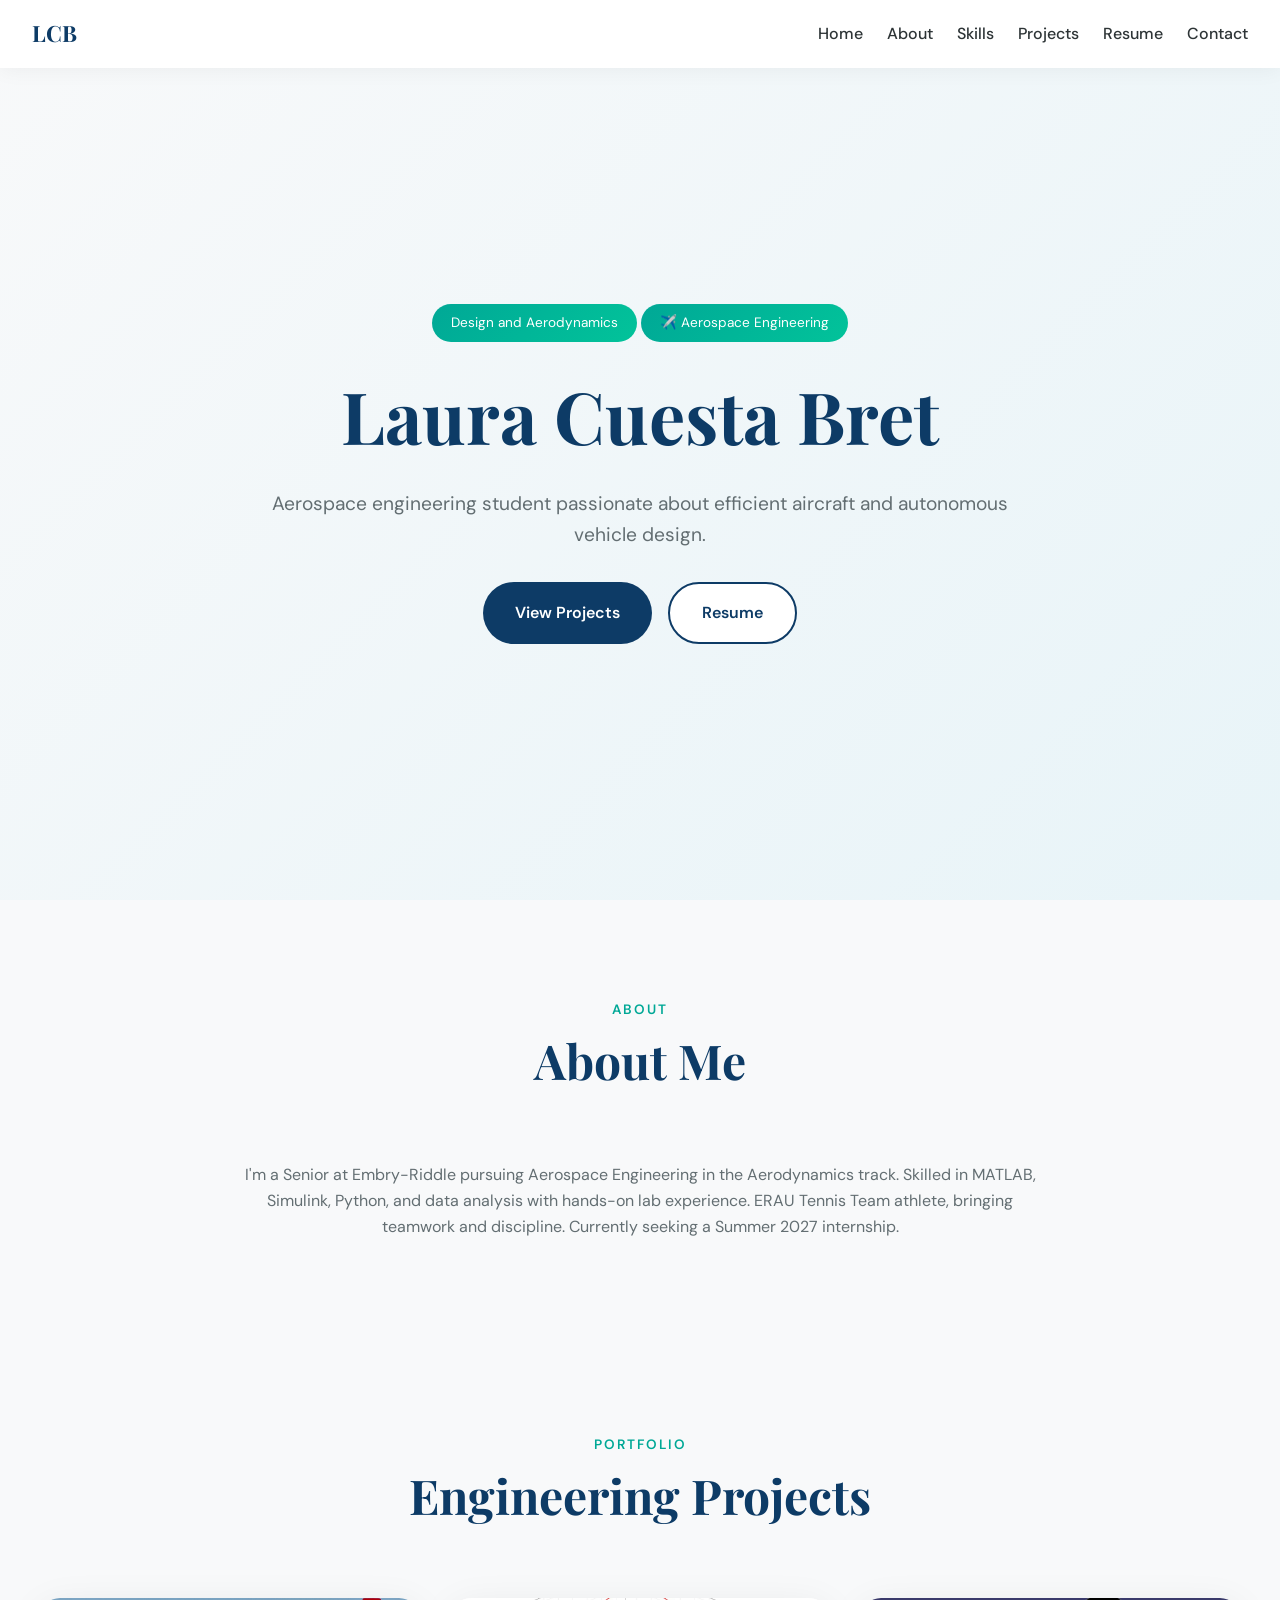
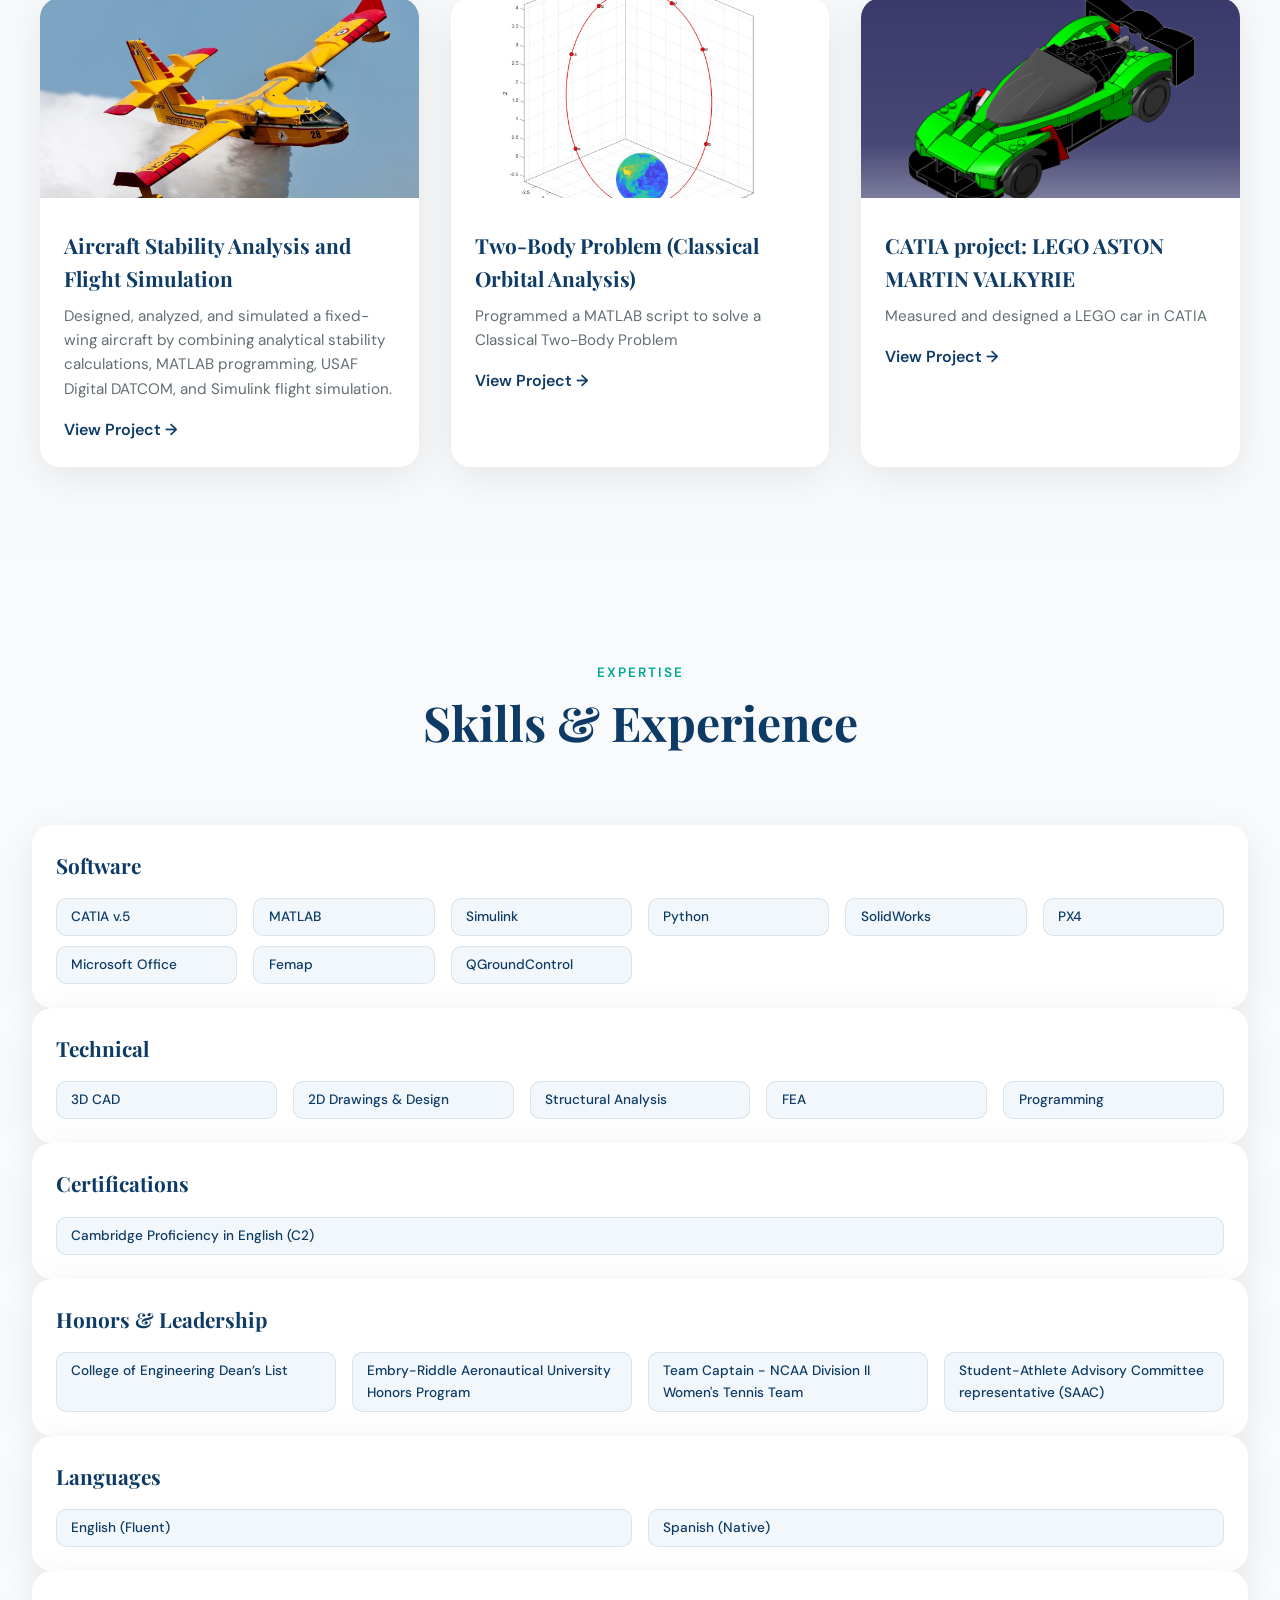
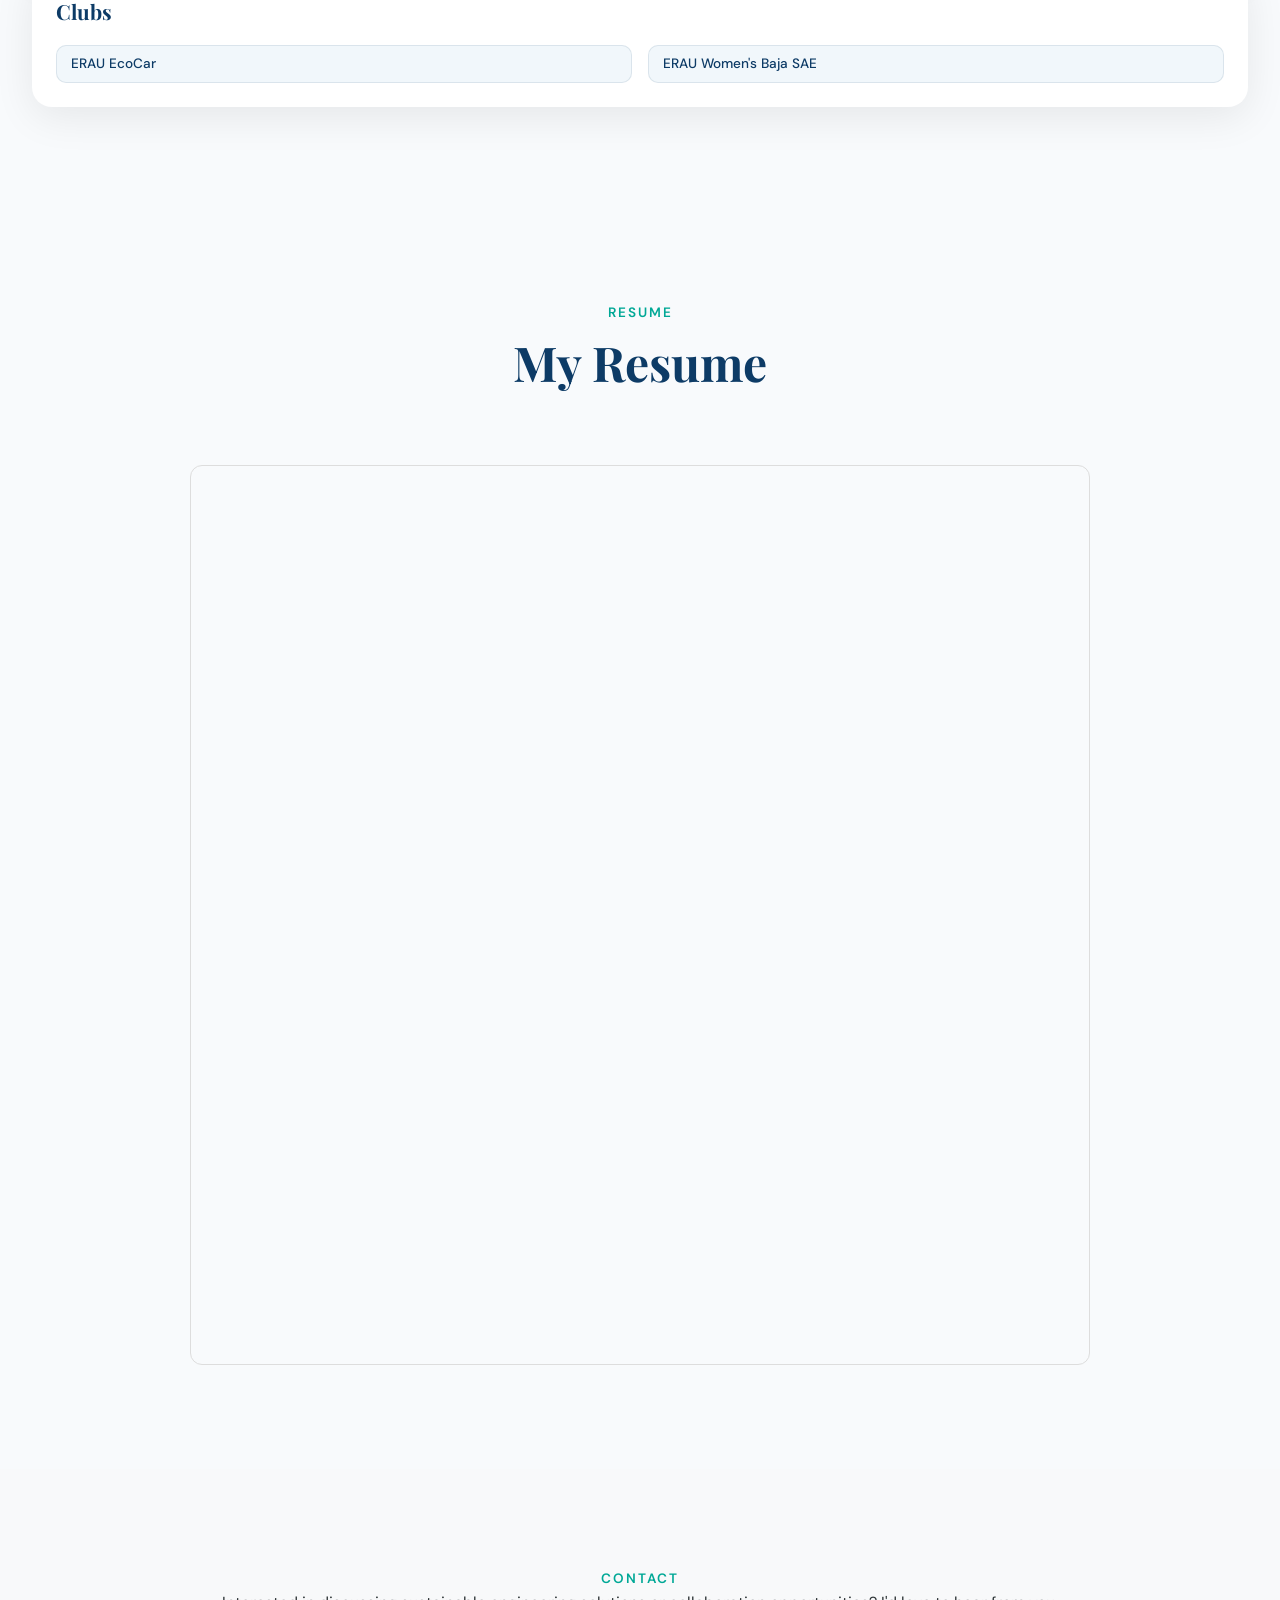
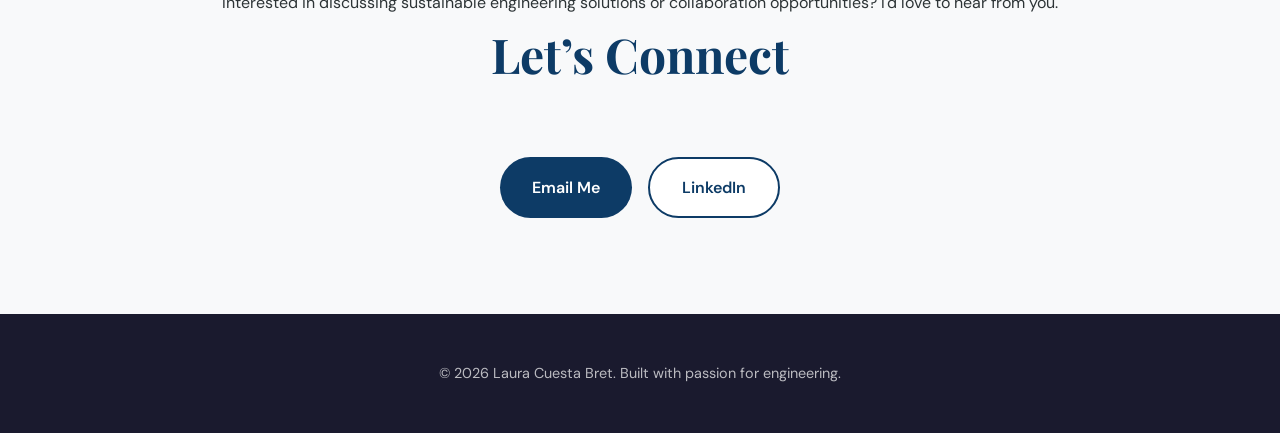
<file: index.html>
<!DOCTYPE html>
<html lang="en">
<head>
  <meta charset="UTF-8">
  <meta name="viewport" content="width=device-width, initial-scale=1.0">
  <title>Laura Cuesta Bret | Aerospace Engineer</title>

  <!-- Fonts -->
  <link href="https://fonts.googleapis.com/css2?family=DM+Sans:wght@400;500;700&family=Playfair+Display:wght@600;700&display=swap" rel="stylesheet">

  <style>
    :root {
      --primary: #0d3b66;
      --accent: #00a896;
      --accent-light: #02c39a;
      --dark: #1a1a2e;
      --light: #f8f9fa;
      --card-bg: #ffffff;
      --text: #2d3436;
      --text-muted: #636e72;
    }

    * {
      margin: 0;
      padding: 0;
      box-sizing: border-box;
    }

    html {
      scroll-behavior: smooth;
    }

    body {
      font-family: 'DM Sans', sans-serif;
      background: var(--light);
      color: var(--text);
      line-height: 1.6;
    }

    /* NAV */
    nav {
      position: fixed;
      top: 0;
      width: 100%;
      padding: 1rem 2rem;
      background: rgba(255,255,255,0.95);
      backdrop-filter: blur(10px);
      display: flex;
      justify-content: space-between;
      align-items: center;
      z-index: 1000;
      box-shadow: 0 2px 20px rgba(0,0,0,0.05);
    }

    .nav-logo {
      font-family: 'Playfair Display', serif;
      font-size: 1.4rem;
      font-weight: 700;
      color: var(--primary);
      text-decoration: none;
    }

    .nav-links {
      list-style: none;
      display: flex;
      gap: 1.5rem;
    }

    .nav-links a {
      text-decoration: none;
      color: var(--text);
      font-weight: 500;
      position: relative;
    }

    .nav-links a::after {
      content: '';
      position: absolute;
      bottom: -4px;
      left: 0;
      width: 0;
      height: 2px;
      background: linear-gradient(90deg, var(--accent), var(--accent-light));
      transition: width 0.3s ease;
    }

    .nav-links a:hover::after {
      width: 100%;
    }

    /* HERO */
    #home {
      min-height: 100vh;
      display: flex;
      align-items: center;
      justify-content: center;
      padding: 7rem 2rem 4rem;
      background: linear-gradient(135deg, #f8f9fa, #e8f4f8);
      text-align: center;
    }

    .hero-content {
      max-width: 800px;
      animation: fadeInUp 1s ease;
    }

    @keyframes fadeInUp {
      from { opacity: 0; transform: translateY(40px); }
      to { opacity: 1; transform: translateY(0); }
    }

    .hero-badge {
      display: inline-block;
      background: linear-gradient(135deg, var(--accent), var(--accent-light));
      color: white;
      padding: 0.5rem 1.2rem;
      border-radius: 999px;
      font-size: 0.85rem;
      margin-bottom: 1rem;
    }

    .hero-title {
      font-family: 'Playfair Display', serif;
      font-size: clamp(2.5rem, 6vw, 4.5rem);
      color: var(--primary);
      margin-bottom: 1rem;
    }

    .hero-subtitle {
      font-size: 1.2rem;
      color: var(--text-muted);
      margin-bottom: 2rem;
    }

    .hero-cta {
      display: flex;
      gap: 1rem;
      justify-content: center;
      flex-wrap: wrap;
    }

    .btn {
      padding: 1rem 2rem;
      border-radius: 999px;
      text-decoration: none;
      font-weight: 600;
      transition: all 0.3s ease;
      display: inline-flex;
      align-items: center;
      justify-content: center;
    }

    .btn-primary {
      background: var(--primary);
      color: white;
    }

    .btn-secondary {
      border: 2px solid var(--primary);
      color: var(--primary);
      background: white;
    }

    .btn-primary:hover,
    .btn-secondary:hover {
      transform: translateY(-3px);
    }

    /* SECTIONS */
    section {
      padding: 6rem 2rem;
    }

    .section-header {
      text-align: center;
      margin-bottom: 4rem;
    }

    .section-label {
      color: var(--accent);
      font-weight: 600;
      font-size: 0.85rem;
      letter-spacing: 2px;
      text-transform: uppercase;
    }

    .section-title {
      font-family: 'Playfair Display', serif;
      font-size: clamp(2rem, 4vw, 3rem);
      color: var(--primary);
    }

    /* PROJECTS */
    .projects-grid {
      display: grid;
      grid-template-columns: repeat(auto-fit, minmax(320px, 1fr));
      gap: 2rem;
      max-width: 1200px;
      margin: 0 auto;
    }

    .project-card {
      background: white;
      border-radius: 20px;
      overflow: hidden;
      box-shadow: 0 10px 40px rgba(0,0,0,0.08);
      transition: transform 0.4s ease;
    }

    .project-card:hover {
      transform: translateY(-8px);
    }

    .project-thumb img {
      width: 100%;
      height: 200px;
      object-fit: cover;
    }

    .project-content {
      padding: 1.5rem;
    }

    .project-title {
      font-family: 'Playfair Display', serif;
      font-size: 1.3rem;
      color: var(--primary);
      margin-bottom: 0.5rem;
    }

    .project-description {
      color: var(--text-muted);
      font-size: 0.95rem;
      margin-bottom: 1rem;
    }

    .project-link {
      color: var(--primary);
      font-weight: 600;
      text-decoration: none;
    }

        /* SKILLS TAGS FIX */
    .skill-tags {
      display: grid;
      grid-template-columns: repeat(auto-fit, minmax(160px, 1fr));
      gap: 0.6rem 1rem;
      margin-top: 1rem;
    }

    .skill-tags span {
      padding: 0.45rem 0.9rem;
      background: #f1f7fb;
      border-radius: 10px;
      font-size: 0.85rem;
      font-weight: 500;
      color: #0d3b66;
      border: 1px solid rgba(13,59,102,0.1);
    }

    
    /* FOOTER */
    footer {
      background: var(--dark);
      color: white;
      text-align: center;
      padding: 3rem 2rem;
    }

    footer p {
      opacity: 0.7;
      font-size: 0.9rem;
    }

    @media (max-width: 768px) {
      .nav-links {
        gap: 1rem;
      }
    }
  </style>
</head>

<body>

<!-- NAV -->
<nav>
  <a href="#home" class="nav-logo">LCB</a>
  <ul class="nav-links">
    <li><a href="#home">Home</a></li>
    <li><a href="#about">About</a></li>
    <li><a href="#skills">Skills</a></li>
    <li><a href="#projects">Projects</a></li>
    <li><a href="#resume">Resume</a></li>
    <li><a href="#contact">Contact</a></li>
  </ul>
</nav>

<!-- HERO -->
<section id="home">
  <div class="hero-content">
    <span class="hero-badge">Design and Aerodynamics</span>
    <span class="hero-badge">✈️ Aerospace Engineering</span>
    <h1 class="hero-title">Laura Cuesta Bret</h1>
    <p class="hero-subtitle">
      Aerospace engineering student passionate about efficient aircraft and autonomous vehicle design.
    </p>
    <div class="hero-cta">
      <a href="#projects" class="btn btn-primary">View Projects</a>
      <a href="RESUME - LAURA CUESTA.pdf" target="_blank" class="btn btn-secondary">Resume</a>
    </div>
  </div>
</section>

<!-- ABOUT -->
<section id="about">
  <div class="section-header">
    <span class="section-label">About</span>
    <h2 class="section-title">About Me</h2>
  </div>
  <p style="max-width:800px;margin:0 auto;text-align:center;color:var(--text-muted)">
    I'm a Senior at Embry-Riddle pursuing Aerospace Engineering in the Aerodynamics track.
    Skilled in MATLAB, Simulink, Python, and data analysis with hands-on lab experience. 
    ERAU Tennis Team athlete, bringing teamwork and discipline. Currently seeking a Summer 2027 internship.
  </p>
</section>

<!-- PROJECTS -->
<section id="projects">
  <div class="section-header">
    <span class="section-label">Portfolio</span>
    <h2 class="section-title">Engineering Projects</h2>
  </div>

  <div class="projects-grid">

    <div class="project-card">
  <div class="project-thumb">
    <img src="CL-415.jpg" alt="CL-415 Canadair">
  </div>

  <div class="project-content">
    <h3 class="project-title">Aircraft Stability Analysis and Flight Simulation</h3>

    <p class="project-description">
      Designed, analyzed, and simulated a fixed-wing aircraft by combining analytical stability calculations, MATLAB programming, USAF Digital DATCOM, and Simulink flight simulation.
    </p>

    <a href="stability-project.html" class="project-link">
      View Project →
    </a>

  </div>
</div>

    <div class="project-card">
  <div class="project-thumb">
    <img src="Two-Body-Problem.jpg" alt="Two-Body Problem">
  </div>

  <div class="project-content">
    <h3 class="project-title">Two-Body Problem (Classical Orbital Analysis)</h3>

    <p class="project-description">
      Programmed a MATLAB script to solve a Classical Two-Body Problem
    </p>

    <a href="Two-Body Problem.html" class="project-link">
      View Project →
    </a>

  </div>
</div>

    <div class="project-card">
  <div class="project-thumb">
    <img src="LEGO ASTON MARTIN VALKYRIE.png" alt="LEGO ASTON MARTIN VALKYRIE">
  </div>

  <div class="project-content">
    <h3 class="project-title">CATIA project: LEGO ASTON MARTIN VALKYRIE</h3>

    <p class="project-description">
      Measured and designed a LEGO car in CATIA
    </p>

    <a href="LEGO ASTON MARTIN VALKYRIE.html" class="project-link">
      View Project →
    </a>

  </div>
</div>

    
  </div>
</section>
  
<!-- SKILLS -->
<section id="skills" style="background:#f8fafc">
  <div class="section-header">
    <span class="section-label">Expertise</span>
    <h2 class="section-title">Skills & Experience</h2>
  </div>

  <div class="project-card">
    <div class="project-content">
      <h3 class="project-title">Software</h3>
      <div class="skill-tags">
        <span>CATIA v.5</span>
        <span>MATLAB</span>
        <span>Simulink</span>
        <span>Python</span>
        <span>SolidWorks</span>
        <span>PX4</span>
        <span>Microsoft Office</span>
        <span>Femap</span>
        <span>QGroundControl</span>
      </div>
    </div>
  </div>

  <div class="project-card">
    <div class="project-content">
      <h3 class="project-title">Technical</h3>
      <div class="skill-tags">
        <span>3D CAD</span>
        <span>2D Drawings & Design</span>
        <span>Structural Analysis</span>
        <span>FEA</span>
        <span>Programming</span>
      </div>
    </div>
  </div>

  <div class="project-card">
    <div class="project-content">
      <h3 class="project-title">Certifications</h3>
      <div class="skill-tags">
        <span>Cambridge Proficiency in English (C2)</span>
      </div>
    </div>
  </div>

  <div class="project-card">
    <div class="project-content">
      <h3 class="project-title">Honors & Leadership</h3>
      <div class="skill-tags">
        <span>College of Engineering Dean’s List</span>
        <span>Embry-Riddle Aeronautical University Honors Program</span>
        <span>Team Captain - NCAA Division II Women's Tennis Team</span>
        <span>Student-Athlete Advisory Committee representative (SAAC)</span>
      </div>
    </div>
  </div>

  <div class="project-card">
    <div class="project-content">
      <h3 class="project-title">Languages</h3>
      <div class="skill-tags">
        <span>English (Fluent)</span>
        <span>Spanish (Native)</span>
      </div>
    </div>
  </div>

  <div class="project-card">
    <div class="project-content">
      <h3 class="project-title">Clubs</h3>
      <div class="skill-tags">
        <span>ERAU EcoCar </span>
        <span>ERAU Women's Baja SAE</span>
      </div>
    </div>
  </div>
</section>


<!-- RESUME -->
<section id="resume" style="background:#f8fafc">
  <div class="section-header">
    <span class="section-label">Resume</span>
    <h2 class="section-title">My Resume</h2>
  </div>

  <div style="max-width:900px;margin:0 auto">
    <iframe src="RESUME - LAURA CUESTA.pdf" width="100%" height="900" style="border-radius:12px;border:1px solid #ddd"></iframe>
  </div>
</section>

<!-- CONTACT -->
<section id="contact">
  <div class="section-header">
    <span class="section-label">Contact</span>
     <p class="footer-text">Interested in discussing sustainable engineering solutions or collaboration opportunities? I'd love to hear from you.</p>
    <h2 class="section-title">Let’s Connect</h2>
  </div>

  <div class="hero-cta">
    <a href="mailto:lauracb021@gmail.com" class="btn btn-primary">Email Me</a>
    <a href="https://linkedin.com/in/laura-cuesta-bret-098899293" target="_blank" class="btn btn-secondary">LinkedIn</a>
  </div>
</section>

 <footer>
        <div class="footer-content">
            <div class="footer-divider"></div>
            <p class="footer-copy">©️ 2026 Laura Cuesta Bret. Built with passion for engineering.</p>
        </div>
    </footer>


</body>
</html>
</file>
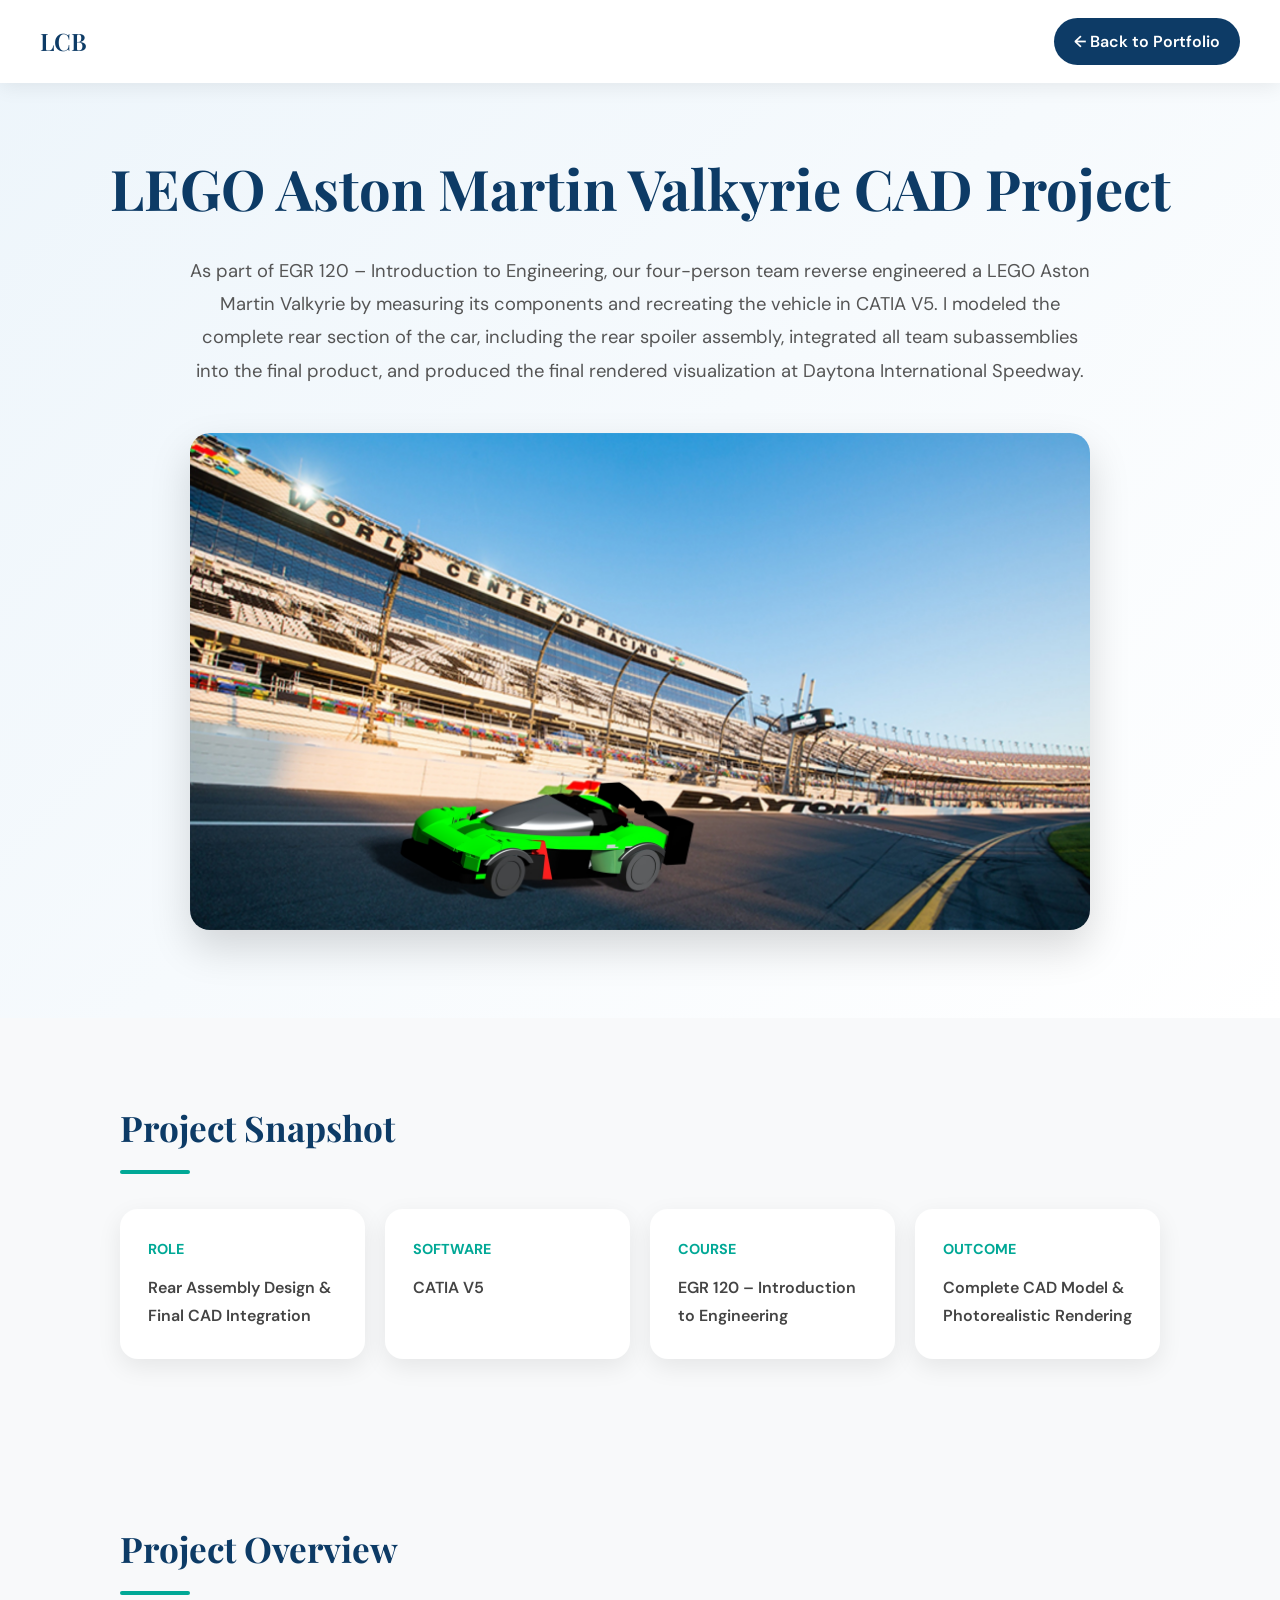
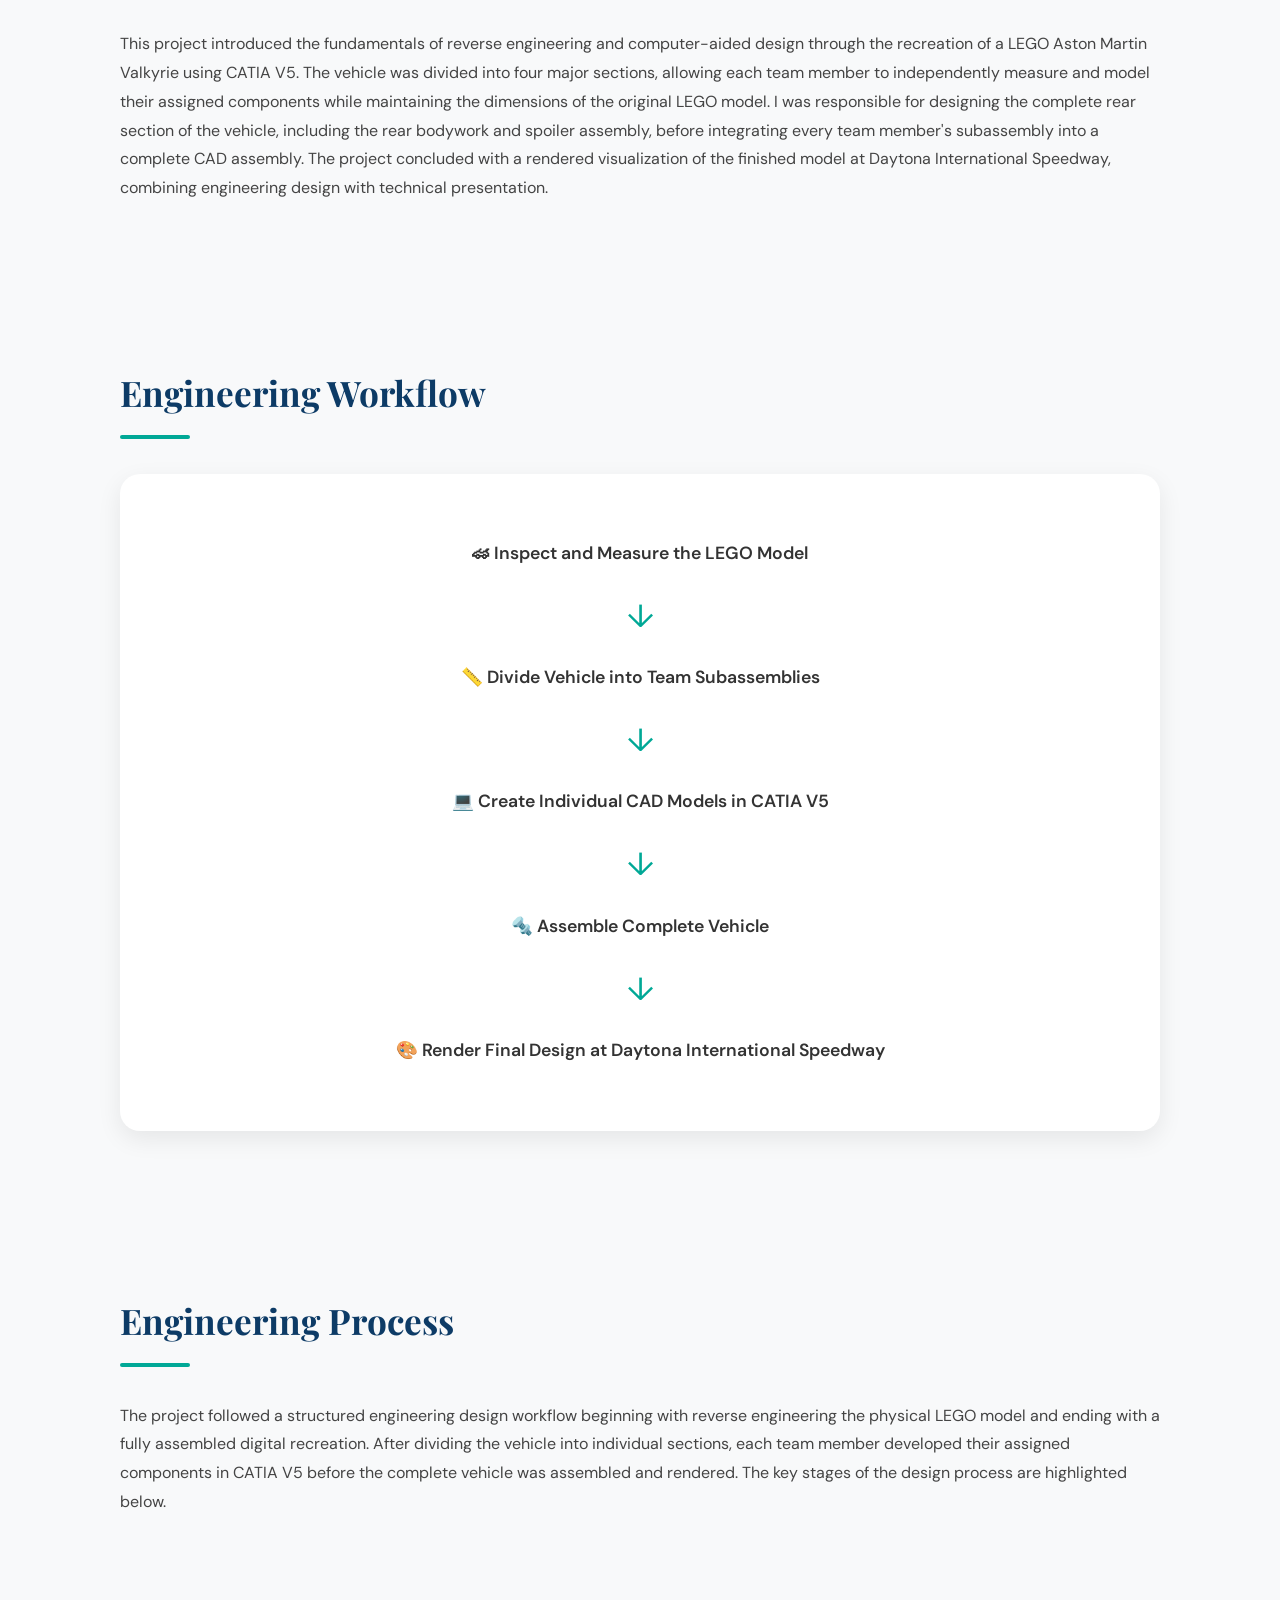
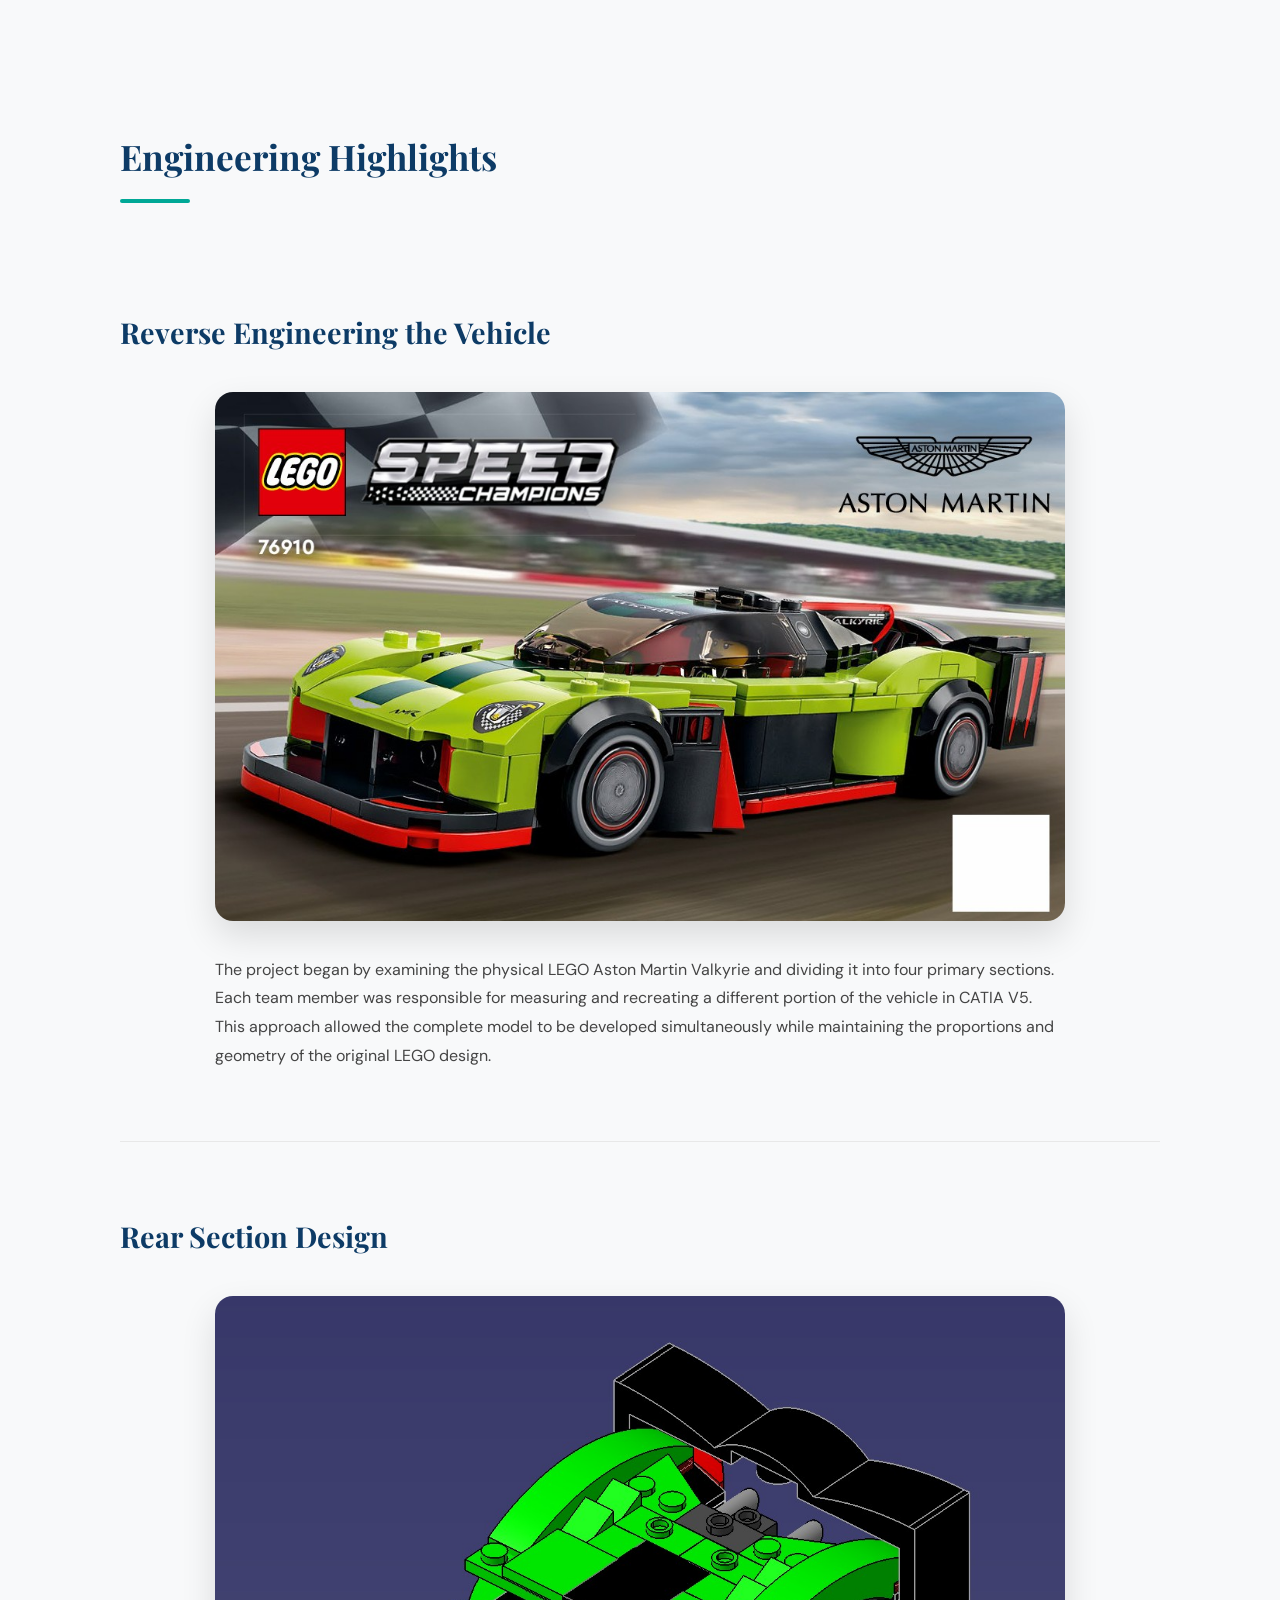
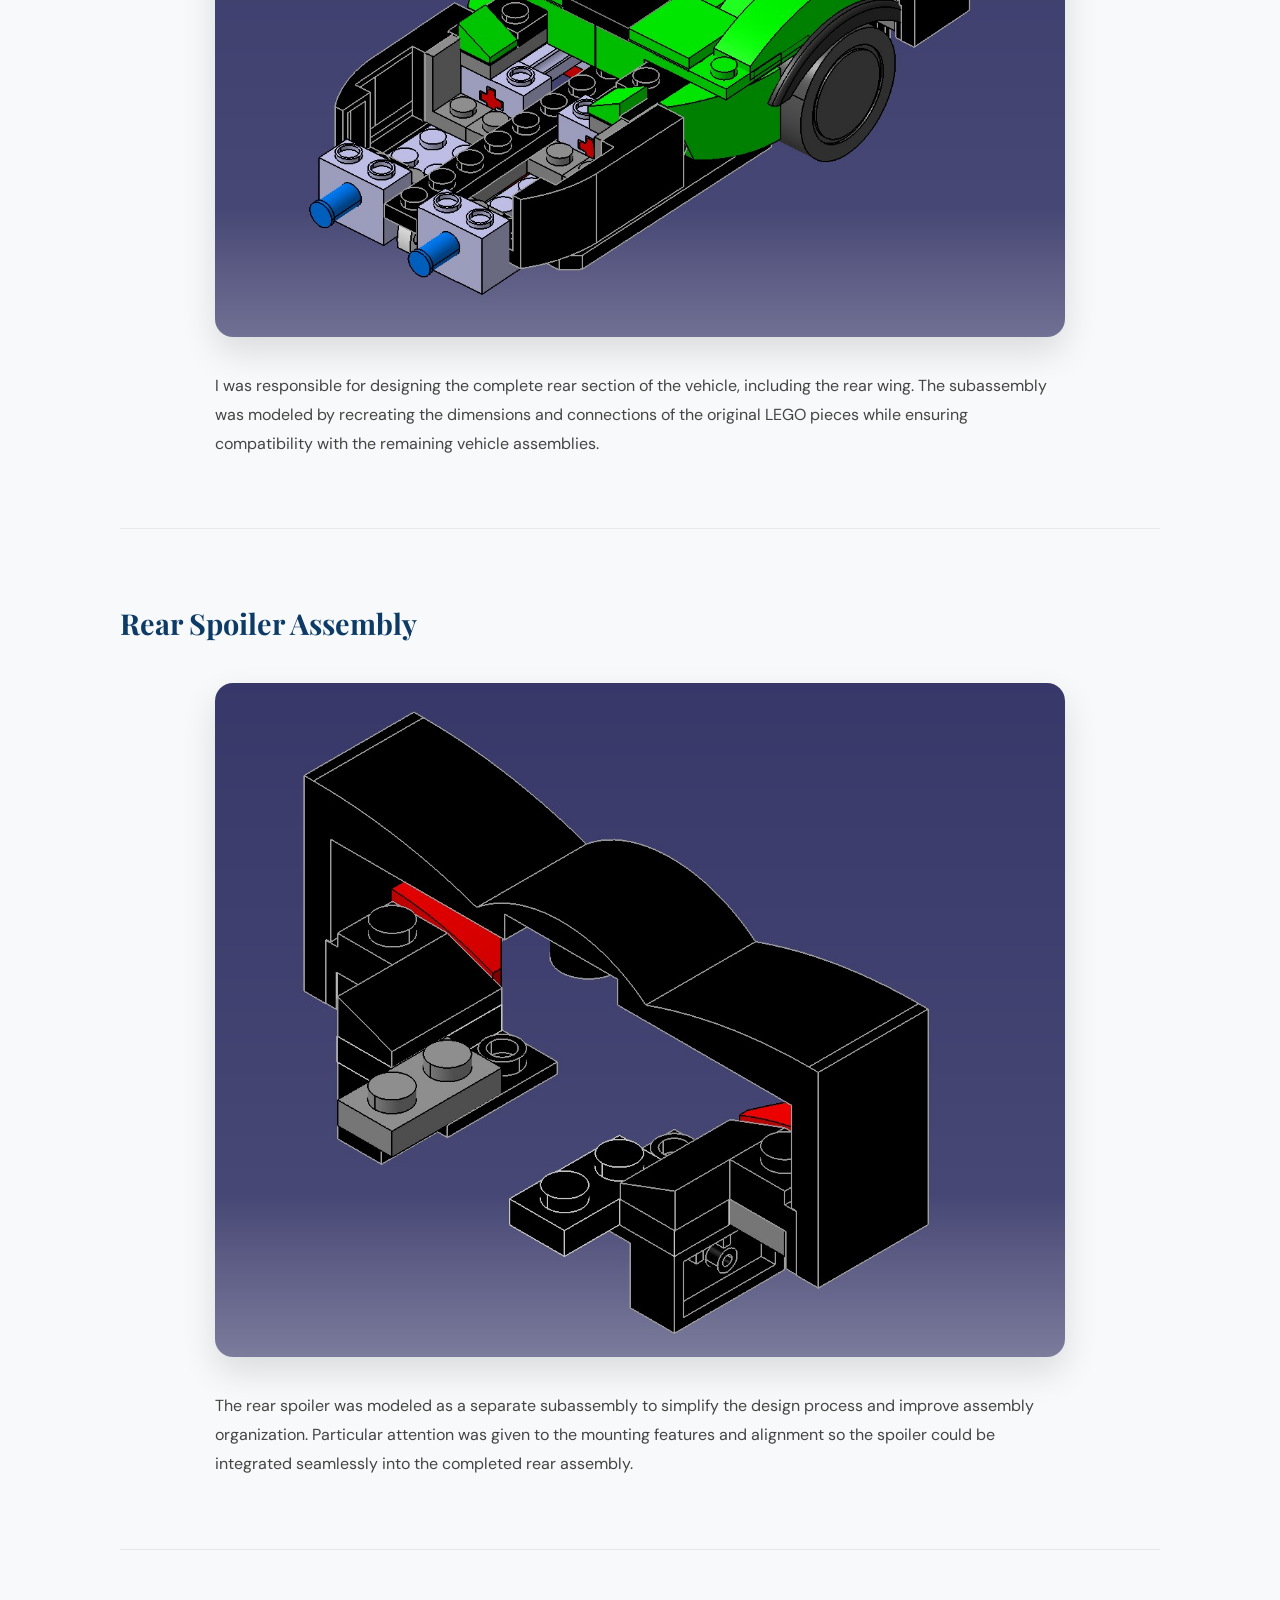
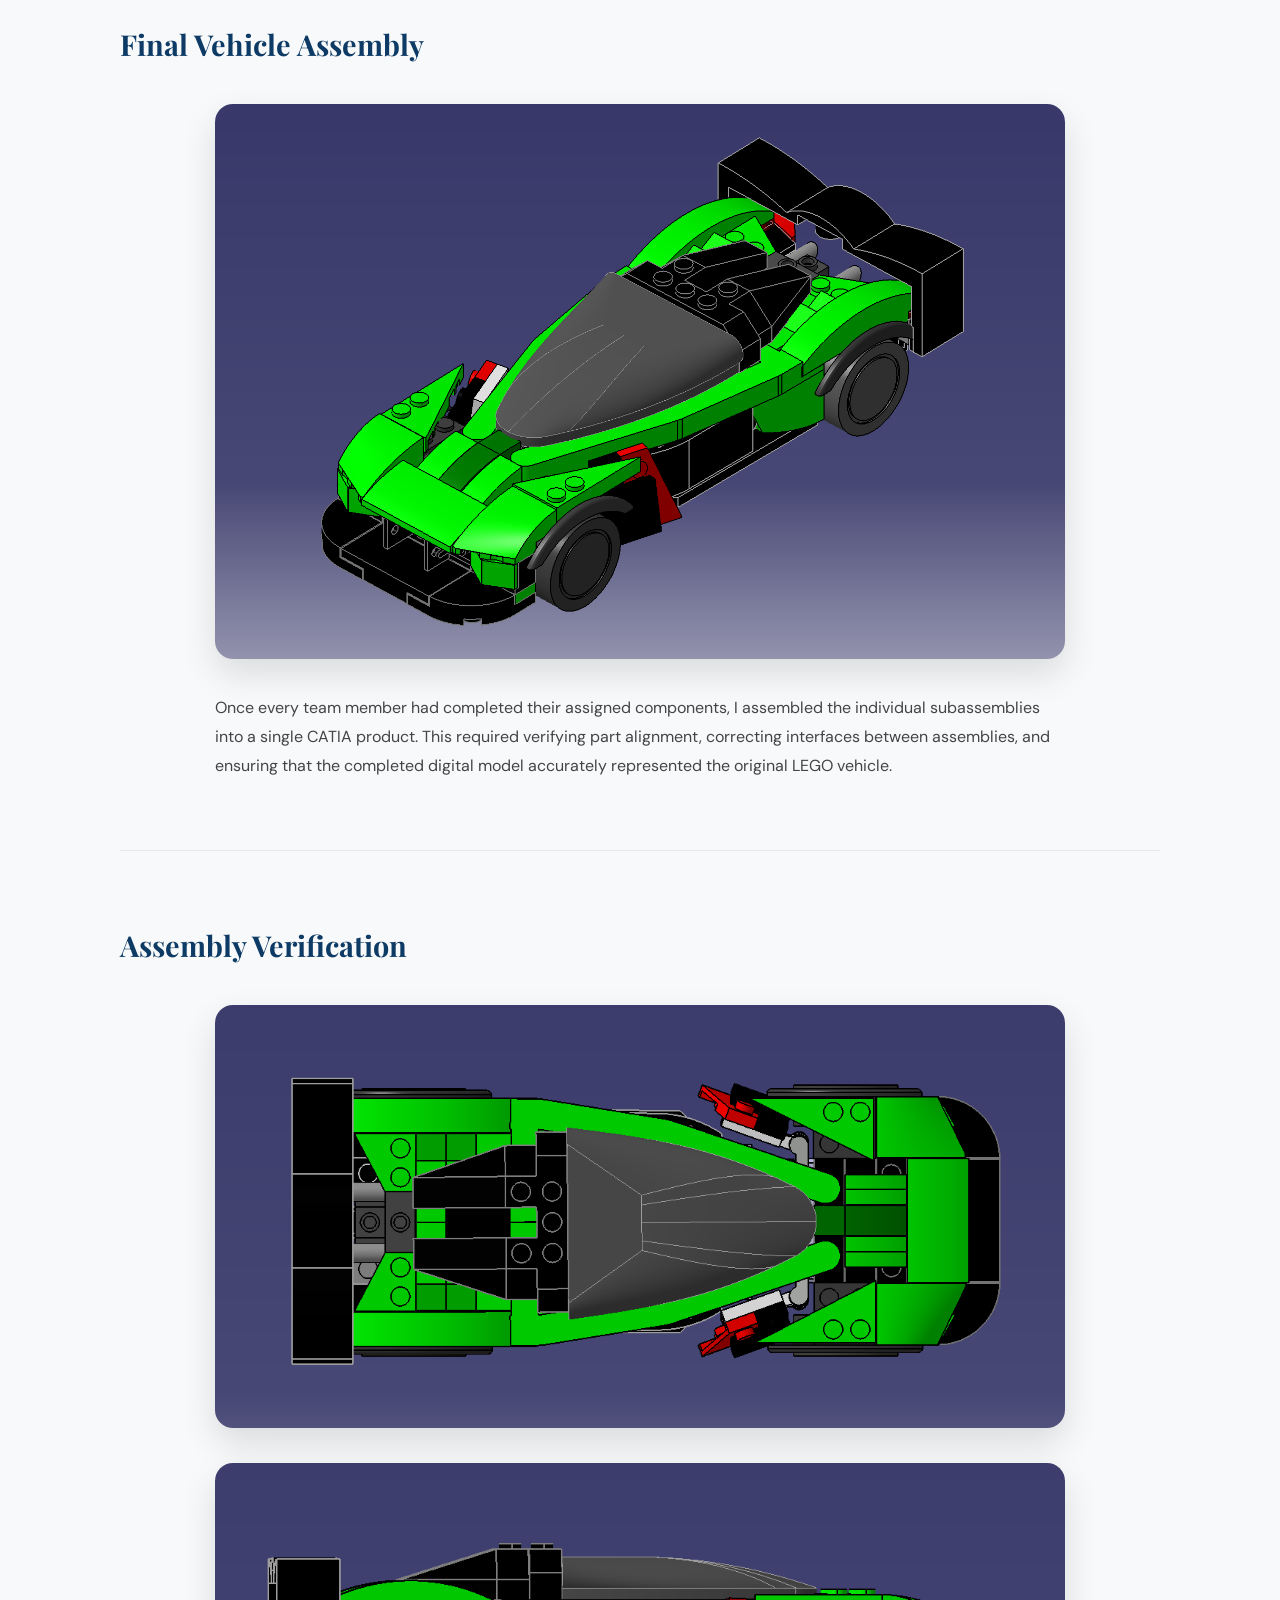
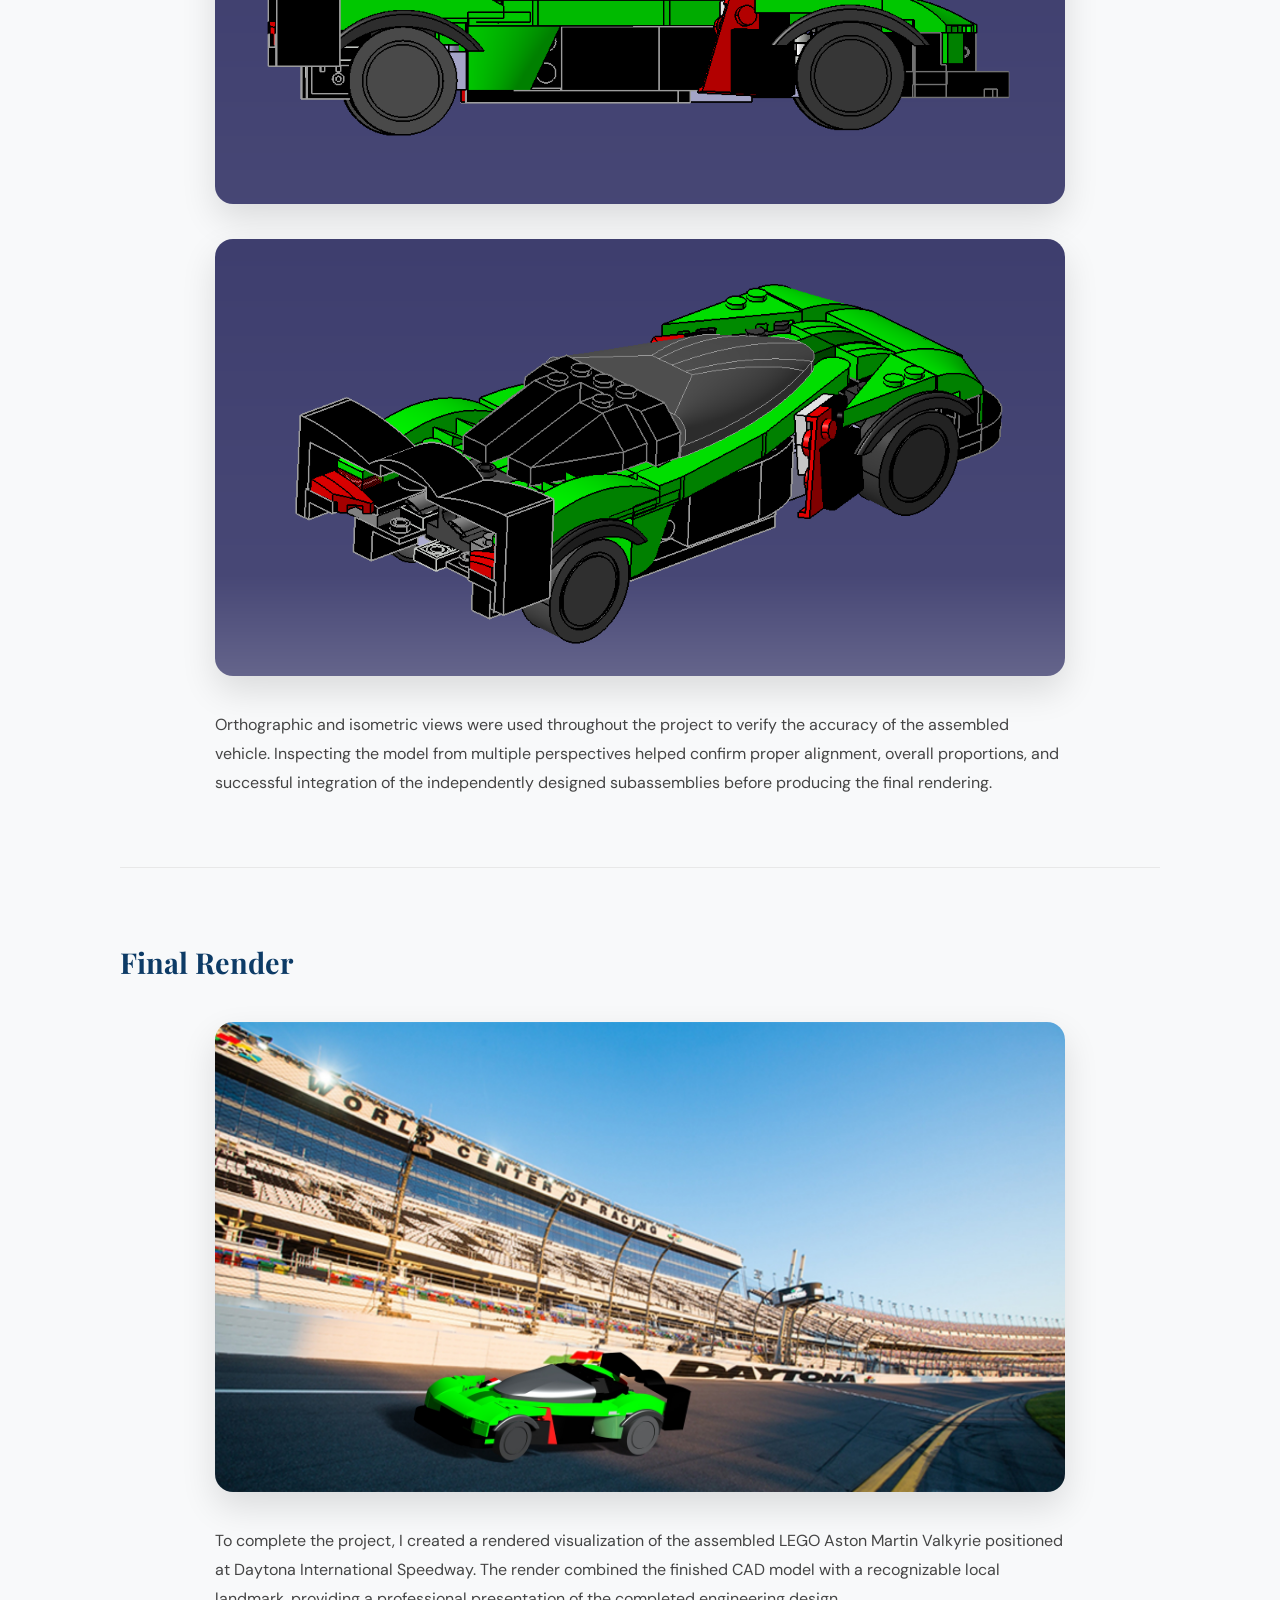
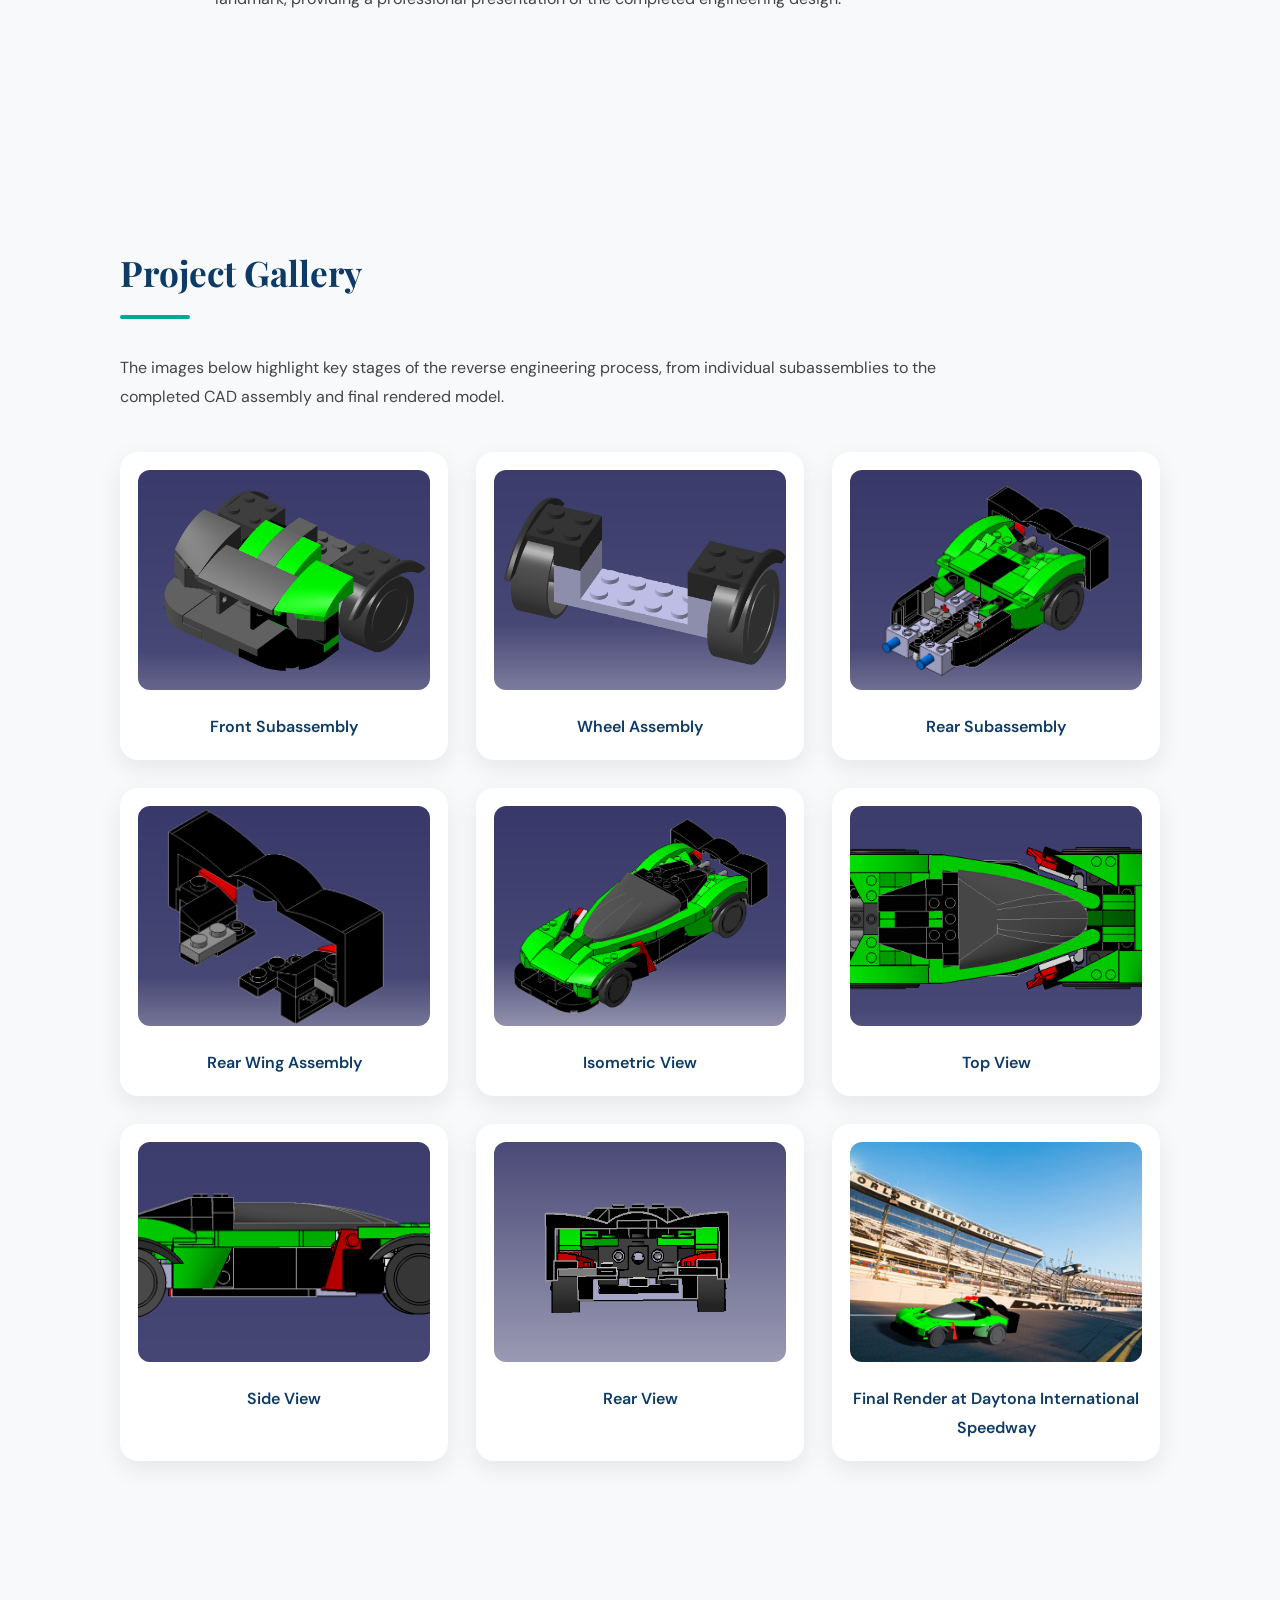
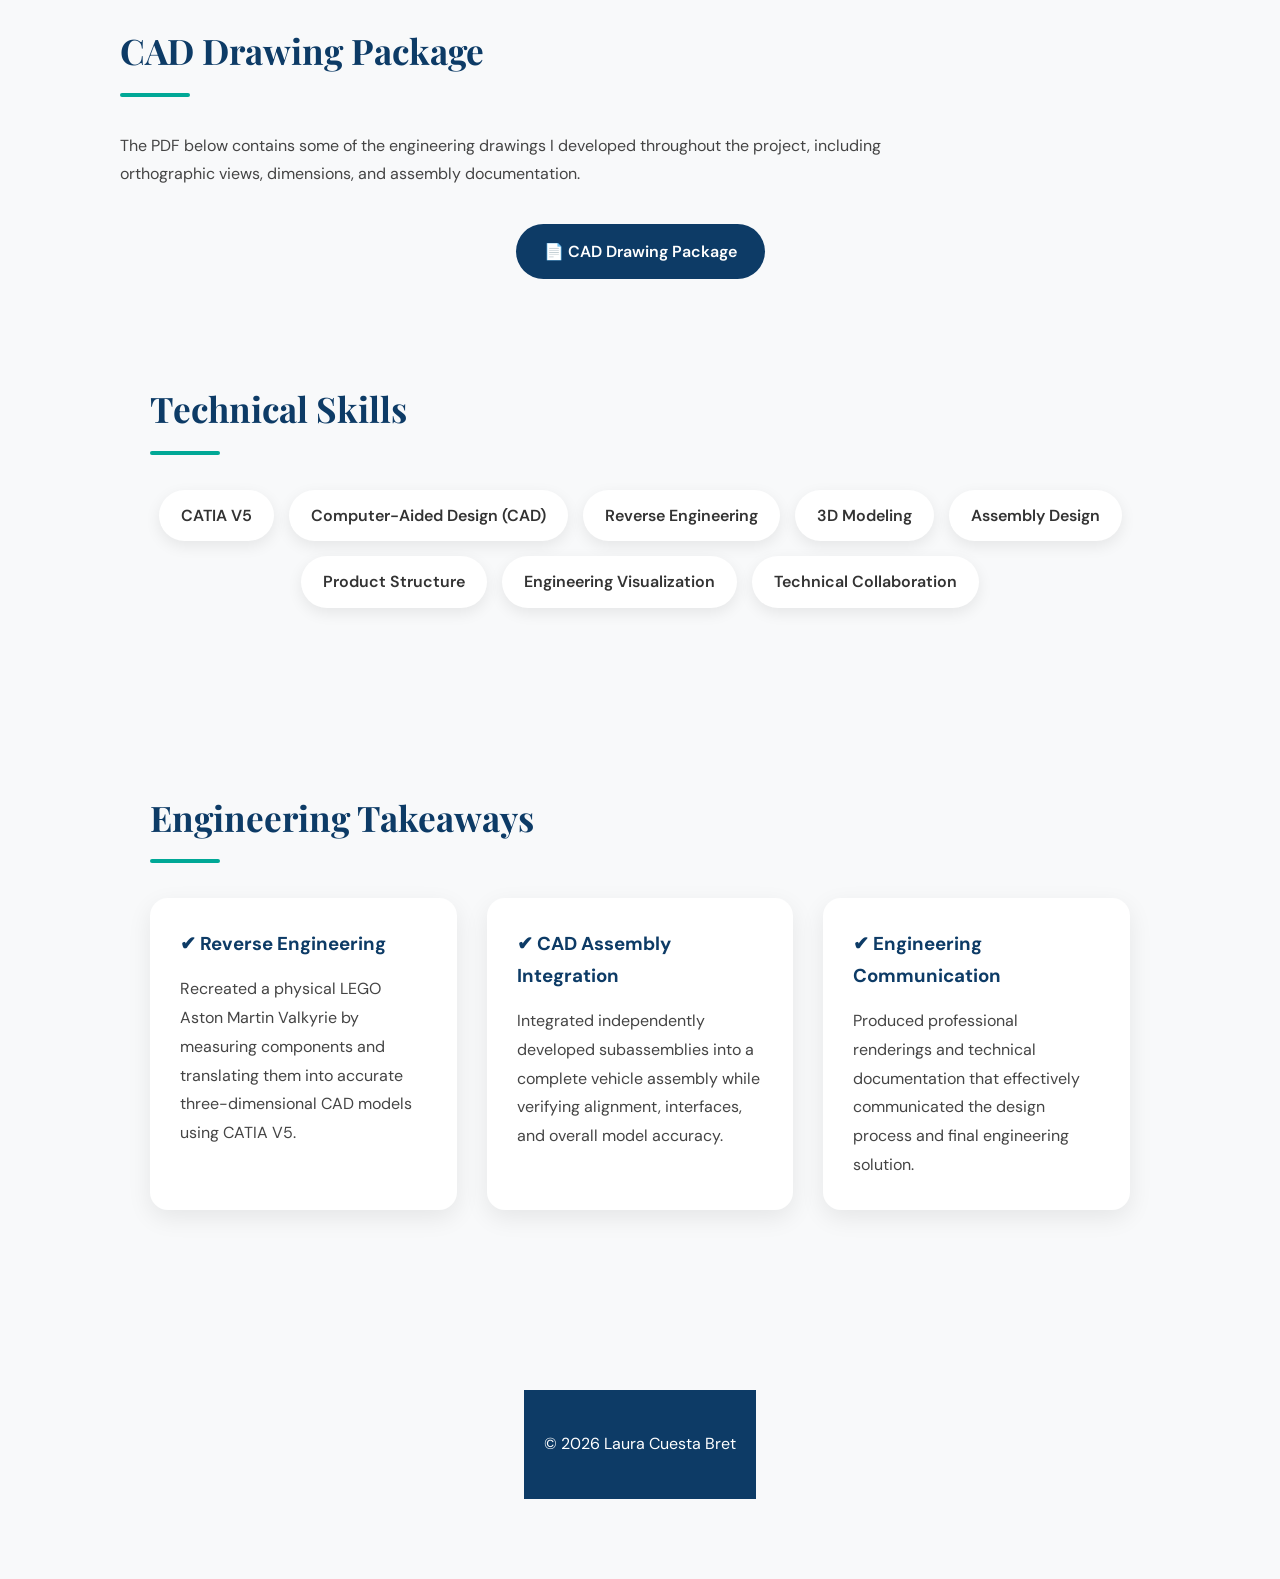
<file: LEGO ASTON MARTIN VALKYRIE.html>
<!DOCTYPE html>
<html lang="en">

<head>

<meta charset="UTF-8">
<meta name="viewport" content="width=device-width, initial-scale=1.0">

<title>LEGO Aston Martin Valkyrie CAD Project | Laura Cuesta Bret</title>

<link href="https://fonts.googleapis.com/css2?family=DM+Sans:wght@400;500;700&family=Playfair+Display:wght@600;700&display=swap" rel="stylesheet">

<style>

:root{

--primary:#0d3b66;
--accent:#00a896;
--light:#f8f9fa;
--dark:#1f2937;
--card:#ffffff;

}

*{

margin:0;
padding:0;
box-sizing:border-box;

}

html{

scroll-behavior:smooth;

}

body{

font-family:'DM Sans',sans-serif;
background:var(--light);
color:#333;
line-height:1.7;

}

/* ===========================================
NAVIGATION
=========================================== */

nav{

position:fixed;
top:0;
width:100%;
background:white;
padding:18px 40px;
display:flex;
justify-content:space-between;
align-items:center;
box-shadow:0 3px 20px rgba(0,0,0,.08);
z-index:1000;

}

nav a{

text-decoration:none;
color:var(--primary);
font-weight:600;

}

.logo{

font-family:'Playfair Display',serif;
font-size:1.5rem;

}

.back{

padding:10px 20px;
background:var(--primary);
color:white;
border-radius:40px;

}

/* ===========================================
HEADER
=========================================== */

header{

padding:140px 30px 80px;
text-align:center;
background:linear-gradient(135deg,#edf5fb,#ffffff);

}

header h1{

font-family:'Playfair Display',serif;
font-size:3.5rem;
color:var(--primary);
margin-bottom:20px;

}

.subtitle{

max-width:900px;
margin:auto;
font-size:1.15rem;
color:#555;
margin-bottom:45px;

}

.project-thumb img{

width:100%;
max-width:900px;
border-radius:20px;
box-shadow:0 18px 40px rgba(0,0,0,.15);

}

/* ===========================================
GENERAL
=========================================== */

section{

max-width:1100px;
margin:auto;
padding:80px 30px;

}

h2{

font-family:'Playfair Display',serif;
font-size:2.2rem;
color:var(--primary);
margin-bottom:35px;

}

h2::after{

content:"";
display:block;
width:70px;
height:4px;
background:#00a896;
margin-top:12px;
border-radius:10px;

}

p{

color:#444;
line-height:1.8;

}

/* ===========================================
SNAPSHOT
=========================================== */

.snapshot{

display:grid;
grid-template-columns:repeat(auto-fit,minmax(220px,1fr));
gap:20px;

}

.snapshot-card{

background:white;
padding:28px;
border-radius:18px;
box-shadow:0 8px 25px rgba(0,0,0,.08);
transition:.3s ease;

}

.snapshot-card:hover{

transform:translateY(-6px);
box-shadow:0 16px 35px rgba(0,0,0,.12);

}

.snapshot-card h3{

color:var(--accent);
font-size:.9rem;
text-transform:uppercase;
margin-bottom:12px;

}

.snapshot-card p{

font-weight:600;

}

/* ===========================================
MOBILE
=========================================== */

@media(max-width:768px){

header h1{

font-size:2.5rem;

}

section{

padding:60px 25px;

}

}

</style>

</head>

<body>

<!-- ================= NAVIGATION ================= -->

<nav>

<a class="logo" href="index.html">LCB</a>

<a class="back" href="index.html">← Back to Portfolio</a>

</nav>

<!-- ================= HEADER ================= -->

<header>

<h1>LEGO Aston Martin Valkyrie CAD Project</h1>

<p class="subtitle">

As part of EGR 120 – Introduction to Engineering, our four-person team reverse engineered a LEGO Aston Martin Valkyrie by measuring its components and recreating the vehicle in CATIA V5. I modeled the complete rear section of the car, including the rear spoiler assembly, integrated all team subassemblies into the final product, and produced the final rendered visualization at Daytona International Speedway.

</p>

<div class="project-thumb">

<img src="Improved Render.jpg" alt="Rendered LEGO Aston Martin Valkyrie">

</div>

</header>

<!-- ================= PROJECT SNAPSHOT ================= -->

<section>

<h2>Project Snapshot</h2>

<div class="snapshot">

<div class="snapshot-card">

<h3>Role</h3>

<p>Rear Assembly Design & Final CAD Integration</p>

</div>

<div class="snapshot-card">

<h3>Software</h3>

<p>CATIA V5</p>

</div>

<div class="snapshot-card">

<h3>Course</h3>

<p>EGR 120 – Introduction to Engineering</p>

</div>

<div class="snapshot-card">

<h3>Outcome</h3>

<p>Complete CAD Model & Photorealistic Rendering</p>

</div>

</div>

</section>

<!-- ================= PROJECT OVERVIEW ================= -->

<section class="overview">

<h2>Project Overview</h2>

<p>

This project introduced the fundamentals of reverse engineering and computer-aided design through the recreation of a LEGO Aston Martin Valkyrie using CATIA V5. The vehicle was divided into four major sections, allowing each team member to independently measure and model their assigned components while maintaining the dimensions of the original LEGO model. I was responsible for designing the complete rear section of the vehicle, including the rear bodywork and spoiler assembly, before integrating every team member's subassembly into a complete CAD assembly. The project concluded with a rendered visualization of the finished model at Daytona International Speedway, combining engineering design with technical presentation.

</p>

</section>

<!-- ================= ENGINEERING WORKFLOW ================= -->

<section>

<h2>Engineering Workflow</h2>

<div class="workflow">

<div class="workflow-step">

🏎 Inspect and Measure the LEGO Model

</div>

<div class="arrow">↓</div>

<div class="workflow-step">

📏 Divide Vehicle into Team Subassemblies

</div>

<div class="arrow">↓</div>

<div class="workflow-step">

💻 Create Individual CAD Models in CATIA V5

</div>

<div class="arrow">↓</div>

<div class="workflow-step">

🔩 Assemble Complete Vehicle

</div>

<div class="arrow">↓</div>

<div class="workflow-step">

🎨 Render Final Design at Daytona International Speedway

</div>

</div>

</section>

<!-- ================= ENGINEERING PROCESS ================= -->

<section>

<h2>Engineering Process</h2>

<p style="margin-bottom:50px;">

The project followed a structured engineering design workflow beginning with reverse engineering the physical LEGO model and ending with a fully assembled digital recreation. After dividing the vehicle into individual sections, each team member developed their assigned components in CATIA V5 before the complete vehicle was assembled and rendered. The key stages of the design process are highlighted below.

</p>

</section>

<!-- ================= ENGINEERING HIGHLIGHTS ================= -->

<section>

<h2>Engineering Highlights</h2>

<!-- ================= VEHICLE ANALYSIS ================= -->

<div class="process-section">

<h3>Reverse Engineering the Vehicle</h3>

<img src="realCar.jpg"
     alt="Complete LEGO Aston Martin CAD Model"
     class="process-image">

<p>

The project began by examining the physical LEGO Aston Martin Valkyrie and dividing it into four primary sections. Each team member was responsible for measuring and recreating a different portion of the vehicle in CATIA V5. This approach allowed the complete model to be developed simultaneously while maintaining the proportions and geometry of the original LEGO design.

</p>

</div>

<!-- ================= REAR SUBASSEMBLY ================= -->

<div class="process-section">

<h3>Rear Section Design</h3>

<img src="BACK_SUBASSY.jpg"
     alt="Rear Subassembly"
     class="process-image">

<p>

I was responsible for designing the complete rear section of the vehicle, including the rear wing. The subassembly was modeled by recreating the dimensions and connections of the original LEGO pieces while ensuring compatibility with the remaining vehicle assemblies.

</p>

</div>

<!-- ================= REAR WING ================= -->

<div class="process-section">

<h3>Rear Spoiler Assembly</h3>

<img src="rearWing_subassy.jpg"
     alt="Rear Wing Assembly"
     class="process-image">

<p>

The rear spoiler was modeled as a separate subassembly to simplify the design process and improve assembly organization. Particular attention was given to the mounting features and alignment so the spoiler could be integrated seamlessly into the completed rear assembly.

</p>

</div>

<!-- ================= FINAL ASSEMBLY ================= -->

<div class="process-section">

<h3>Final Vehicle Assembly</h3>

<img src="LEGO ASTON MARTIN VALKYRIE.png"
     alt="Final CATIA Assembly"
     class="process-image">

<p>

Once every team member had completed their assigned components, I assembled the individual subassemblies into a single CATIA product. This required verifying part alignment, correcting interfaces between assemblies, and ensuring that the completed digital model accurately represented the original LEGO vehicle.

</p>

</div>

<!-- ================= ENGINEERING VIEWS ================= -->

<div class="process-section">

<h3>Assembly Verification</h3>

<img src="TOP UNIMPROVED.png"
     alt="Top View"
     class="process-image">

<img src="SIDE .png"
     alt="Side View"
     class="process-image">

<img src="BACK UNIMPROVED.png"
     alt="Rear View"
     class="process-image">

<p>

Orthographic and isometric views were used throughout the project to verify the accuracy of the assembled vehicle. Inspecting the model from multiple perspectives helped confirm proper alignment, overall proportions, and successful integration of the independently designed subassemblies before producing the final rendering.

</p>

</div>

<!-- ================= FINAL RENDER ================= -->

<div class="process-section">

<h3>Final Render</h3>

<img src="Improved Render.jpg"
     alt="Final Daytona Render"
     class="process-image">

<p>

To complete the project, I created a rendered visualization of the assembled LEGO Aston Martin Valkyrie positioned at Daytona International Speedway. The render combined the finished CAD model with a recognizable local landmark, providing a professional presentation of the completed engineering design.

</p>

</div>

</section>

<!-- ================= CAD GALLERY ================= -->

<section>

<h2>Project Gallery</h2>

<p style="max-width:850px; margin-bottom:40px;">

The images below highlight key stages of the reverse engineering process, from individual subassemblies to the completed CAD assembly and final rendered model.

</p>

<div class="gallery">
     
<div class="gallery-item">
<img src="FRONT_SUBASSY.jpg" alt="Front Subassembly">
<p>Front Subassembly</p>
</div>

<div class="gallery-item">
<img src="wheel_subassy.jpg" alt="Wheel Assembly">
<p>Wheel Assembly</p>
</div>

<div class="gallery-item">
<img src="BACK_SUBASSY.jpg" alt="Rear Subassembly">
<p>Rear Subassembly</p>
</div>

<div class="gallery-item">
<img src="rearWing_subassy.jpg" alt="Rear Wing Assembly">
<p>Rear Wing Assembly</p>
</div>

<div class="gallery-item">
<img src="LEGO ASTON MARTIN VALKYRIE.png" alt="Isometric View">
<p>Isometric View</p>
</div>

<div class="gallery-item">
<img src="TOP UNIMPROVED.png" alt="Top View">
<p>Top View</p>
</div>

<div class="gallery-item">
<img src="SIDE .png" alt="Side View">
<p>Side View</p>
</div>

<div class="gallery-item">
<img src="UNIMPROVED.png" alt="Rear View">
<p>Rear View</p>
</div>

<div class="gallery-item">
<img src="Improved Render.jpg" alt="Final Render">
<p>Final Render at Daytona International Speedway</p>
</div>

</div>

</section>
<!-- ================= PROJECT FILES ================= -->

<section>

<h2>CAD Drawing Package</h2>

<p style="max-width:850px; margin-bottom:35px;">

The PDF below contains some of the engineering drawings I developed throughout the project, including orthographic views, dimensions, and assembly documentation.

</p>

<div class="pdf-buttons">

<a href="Cuesta_FinalDrawingPackage.pdf"
target="_blank"
class="deliverable-button">

📄 CAD Drawing Package

</a>
<!-- ================= TECHNICAL SKILLS ================= -->

<section>

<h2>Technical Skills</h2>

<div class="skills">

<span>CATIA V5</span>

<span>Computer-Aided Design (CAD)</span>

<span>Reverse Engineering</span>

<span>3D Modeling</span>

<span>Assembly Design</span>

<span>Product Structure</span>

<span>Engineering Visualization</span>

<span>Technical Collaboration</span>

</div>

</section>

<!-- ================= ENGINEERING TAKEAWAYS ================= -->

<section>

<h2>Engineering Takeaways</h2>

<div class="takeaways">

<div>

<h3>✔ Reverse Engineering</h3>

<p>

Recreated a physical LEGO Aston Martin Valkyrie by measuring components and translating them into accurate three-dimensional CAD models using CATIA V5.

</p>

</div>

<div>

<h3>✔ CAD Assembly Integration</h3>

<p>

Integrated independently developed subassemblies into a complete vehicle assembly while verifying alignment, interfaces, and overall model accuracy.

</p>

</div>

<div>

<h3>✔ Engineering Communication</h3>

<p>

Produced professional renderings and technical documentation that effectively communicated the design process and final engineering solution.

</p>

</div>

</div>

</section>

<!-- ================= FOOTER ================= -->

<footer>

<p>

© 2026 Laura Cuesta Bret

</p>

</footer>

<!-- ================= PAGE-SPECIFIC CSS ================= -->

<style>

/* ===========================================
ENGINEERING PROCESS
=========================================== */

.process-section{

padding:70px 0;
border-bottom:1px solid #e8e8e8;

}

.process-section:last-child{

border-bottom:none;

}

.process-section h3{

font-family:'Playfair Display',serif;
color:#0d3b66;
font-size:1.8rem;
margin-bottom:25px;

}

.process-section p{

max-width:850px;
margin:25px auto 0;
line-height:1.8;
color:#444;

}

/* ===========================================
IMAGES
=========================================== */

.process-image{

display:block;
width:100%;
max-width:850px;
height:auto;
margin:35px auto;
border-radius:18px;
box-shadow:0 15px 35px rgba(0,0,0,.12);

}

/* ===========================================
WORKFLOW
=========================================== */

.workflow{

background:white;
padding:45px;
border-radius:20px;
box-shadow:0 8px 25px rgba(0,0,0,.08);

}

.workflow-step{

display:flex;
justify-content:center;
align-items:center;
font-size:1.1rem;
font-weight:600;
margin:20px 0;

}

.arrow{

text-align:center;
font-size:2rem;
color:#00a896;
margin:8px 0;

}

/* ===========================================
BUTTONS
=========================================== */

.pdf-buttons{

display:flex;
justify-content:center;
gap:20px;
flex-wrap:wrap;
margin-top:35px;

}

.deliverable-button{

display:inline-block;
padding:14px 28px;
background:#0d3b66;
color:white;
text-decoration:none;
border-radius:40px;
font-weight:600;
transition:.3s ease;

}

.deliverable-button:hover{

background:#00a896;
transform:translateY(-3px);

}

/* ===========================================
SKILLS
=========================================== */

.skills{

display:flex;
justify-content:center;
flex-wrap:wrap;
gap:15px;
margin-top:35px;

}

.skills span{

background:white;
padding:12px 22px;
border-radius:40px;
box-shadow:0 5px 15px rgba(0,0,0,.08);
font-weight:600;

}

/* ===========================================
TAKEAWAYS
=========================================== */

.takeaways{

display:grid;
grid-template-columns:repeat(auto-fit,minmax(280px,1fr));
gap:30px;

}

.takeaways div{

background:white;
padding:30px;
border-radius:18px;
box-shadow:0 8px 25px rgba(0,0,0,.08);

}

.takeaways h3{

color:#0d3b66;
margin-bottom:15px;

}

/* ===========================================
PROJECT GALLERY
=========================================== */

.gallery{

display:grid;
grid-template-columns:repeat(auto-fit,minmax(280px,1fr));
gap:28px;

}

.gallery-item{

background:white;
padding:18px;
border-radius:18px;
box-shadow:0 8px 25px rgba(0,0,0,.08);
transition:.3s ease;

}

.gallery-item:hover{

transform:translateY(-6px);
box-shadow:0 15px 35px rgba(0,0,0,.12);

}

.gallery-item img{

width:100%;
height:220px;
object-fit:cover;
border-radius:12px;
margin-bottom:15px;

}

.gallery-item p{

text-align:center;
font-weight:600;
color:#0d3b66;

}

/* ===========================================
FOOTER
=========================================== */

footer{

background:#0d3b66;
color:white;
text-align:center;
padding:40px 20px;
margin-top:80px;

}

footer p{

color:white;

}

/* ===========================================
MOBILE
=========================================== */

@media(max-width:768px){

.process-section{

padding:50px 0;

}

.process-section h3{

font-size:1.5rem;

}

.workflow{

padding:30px 20px;

}

.gallery{

grid-template-columns:1fr;

}

.gallery-item img{

height:auto;

}

}

</style>

</body>

</html>
</file>
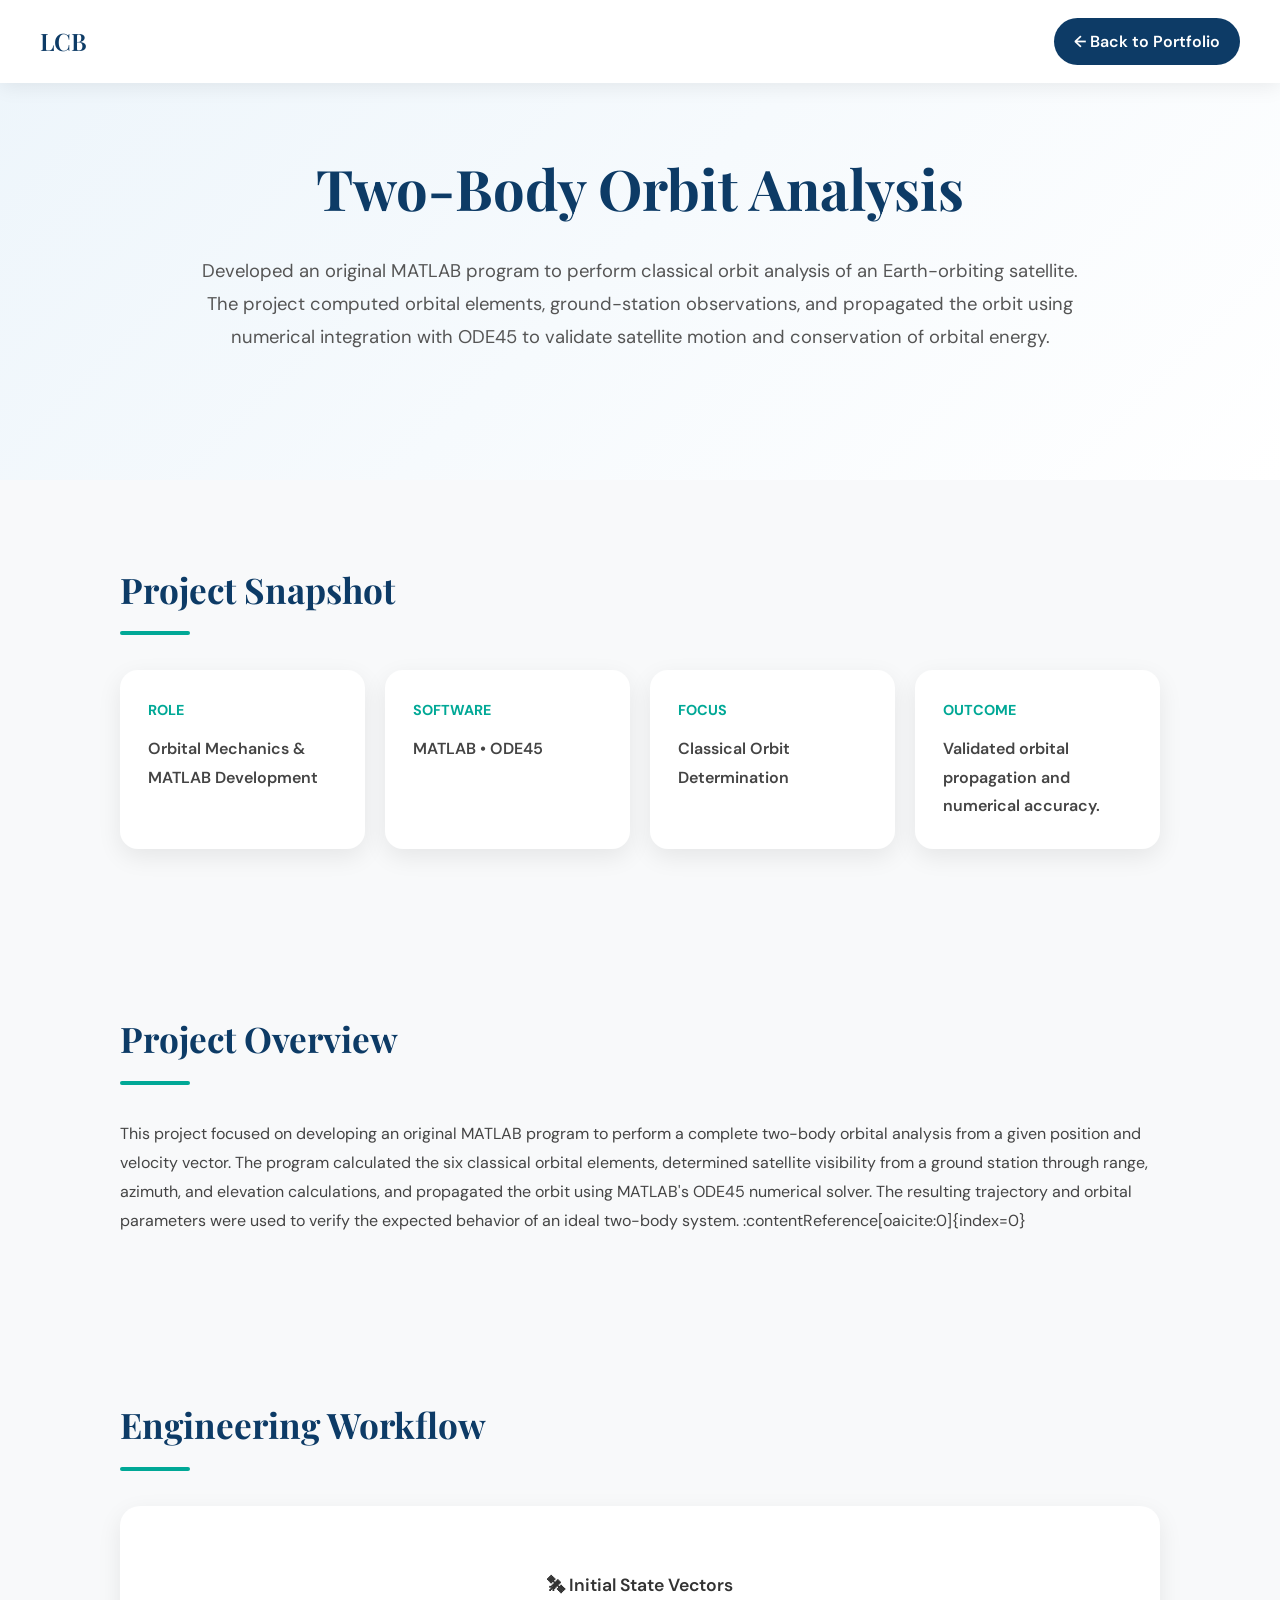
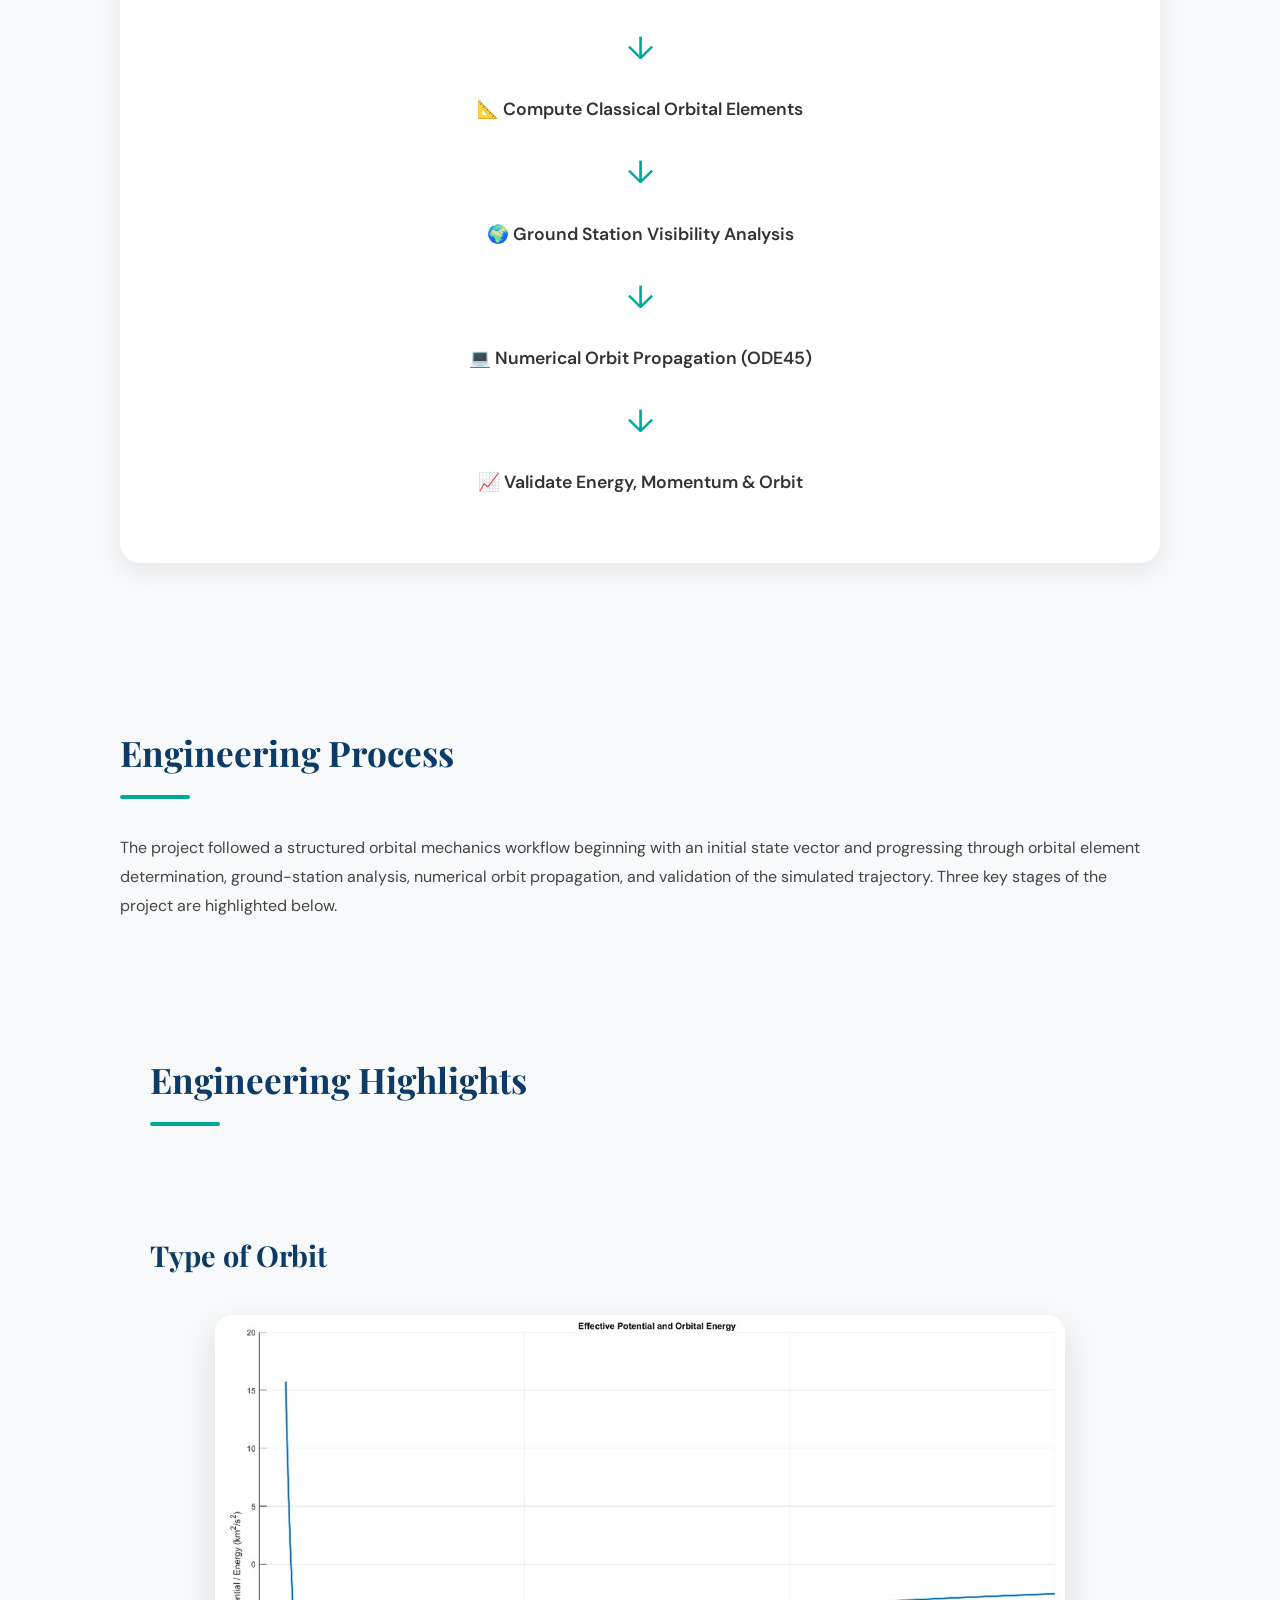
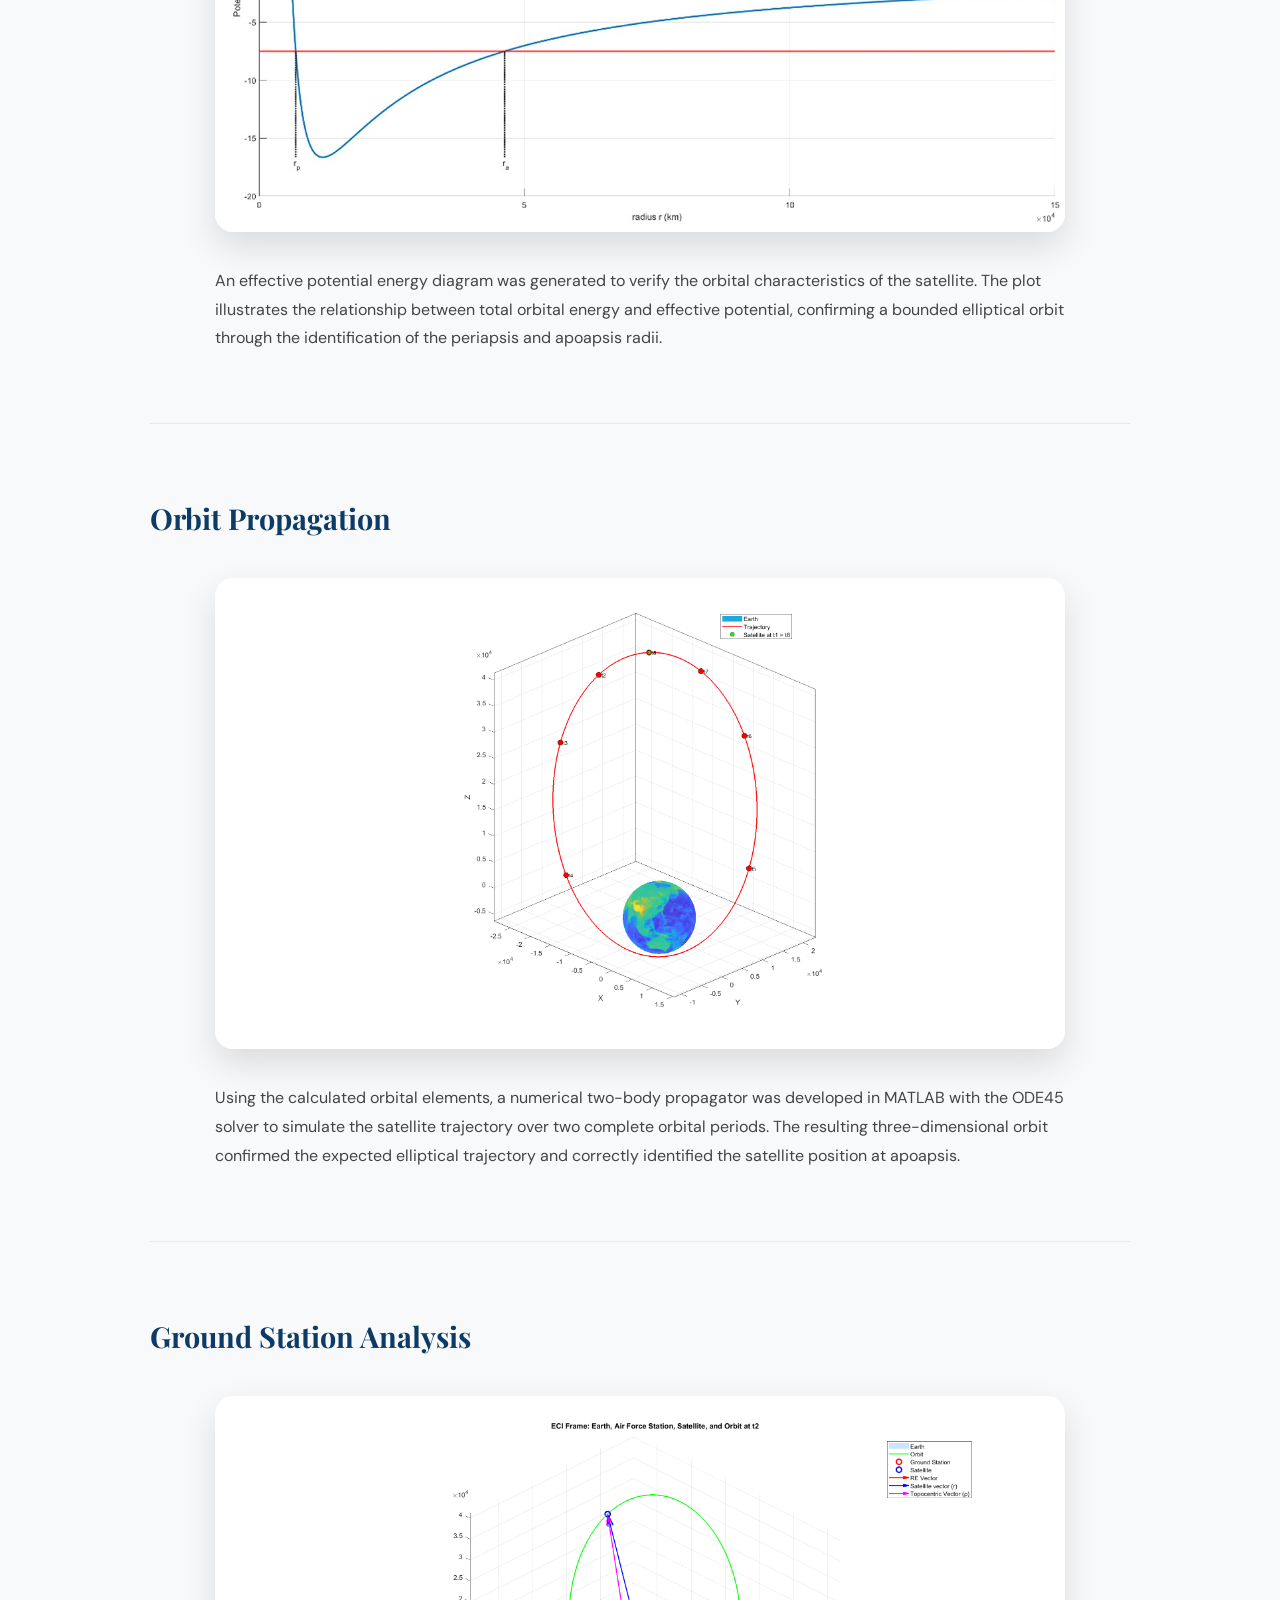
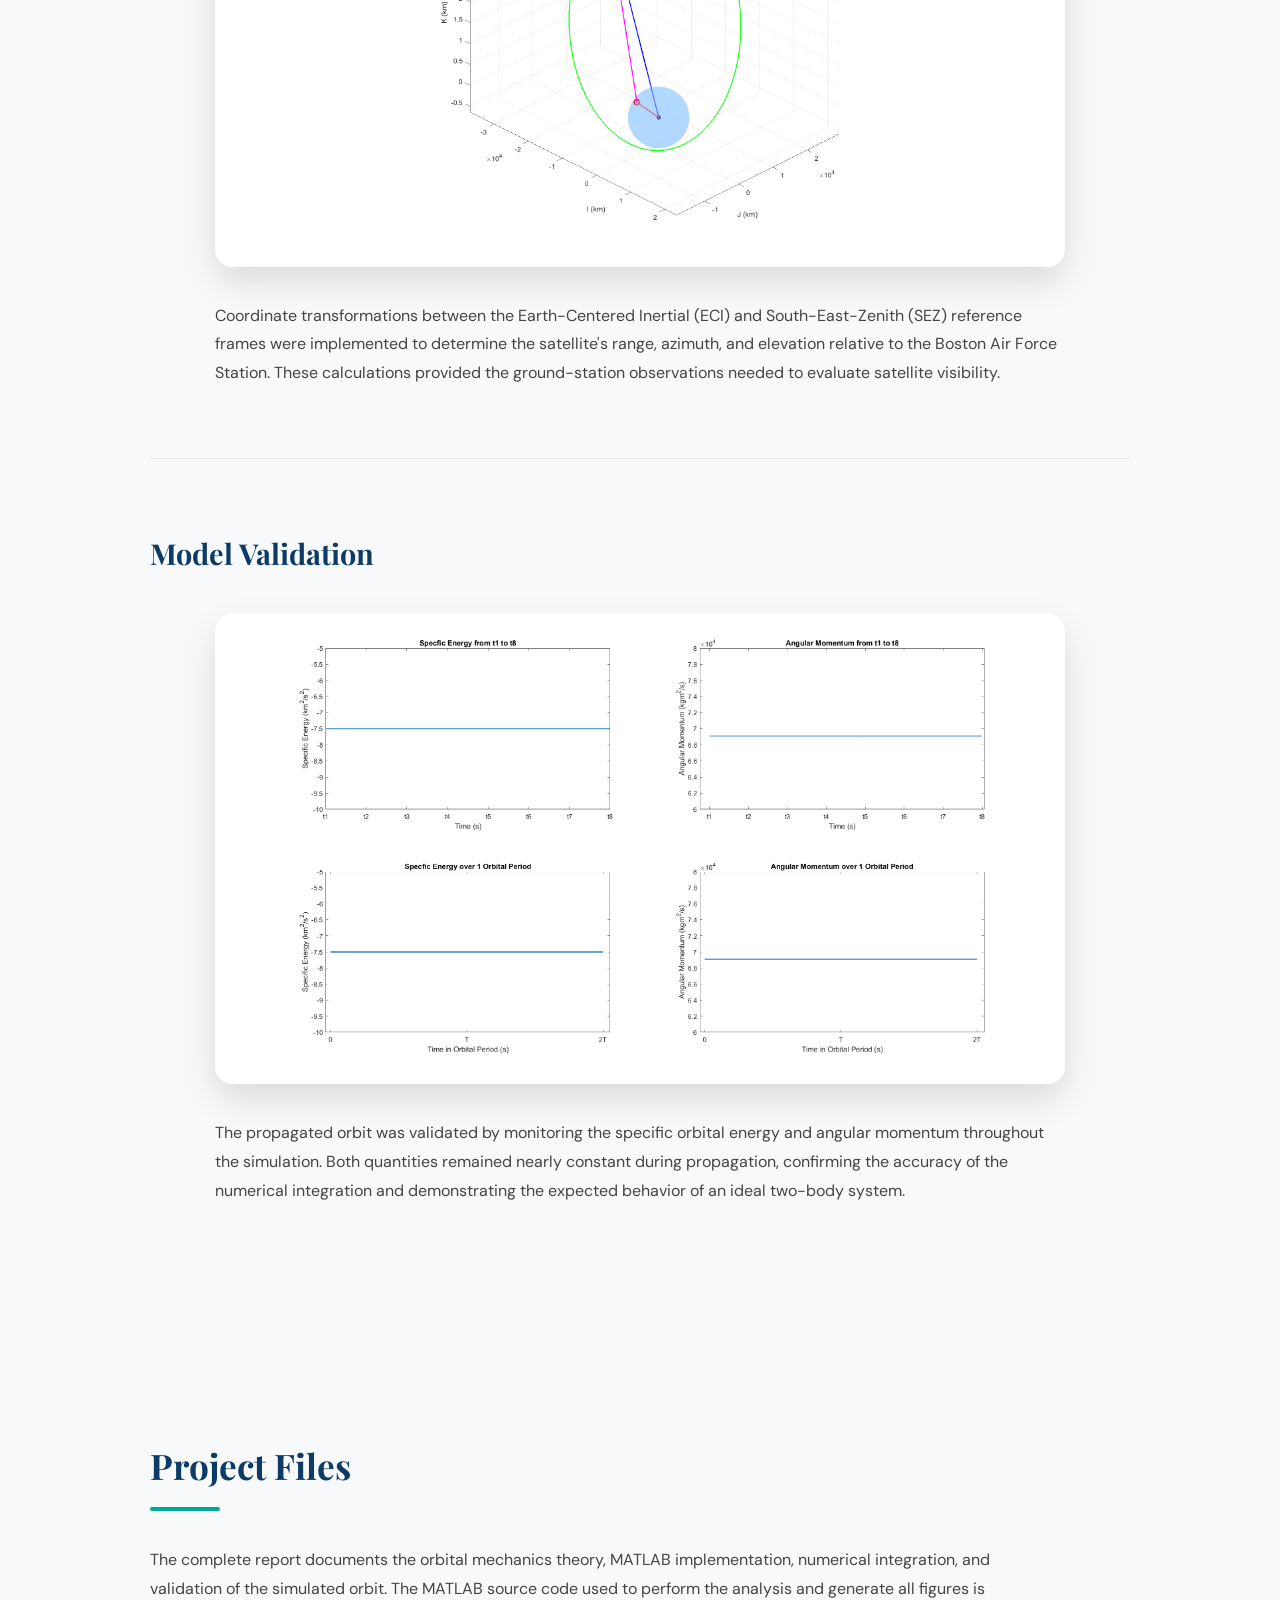
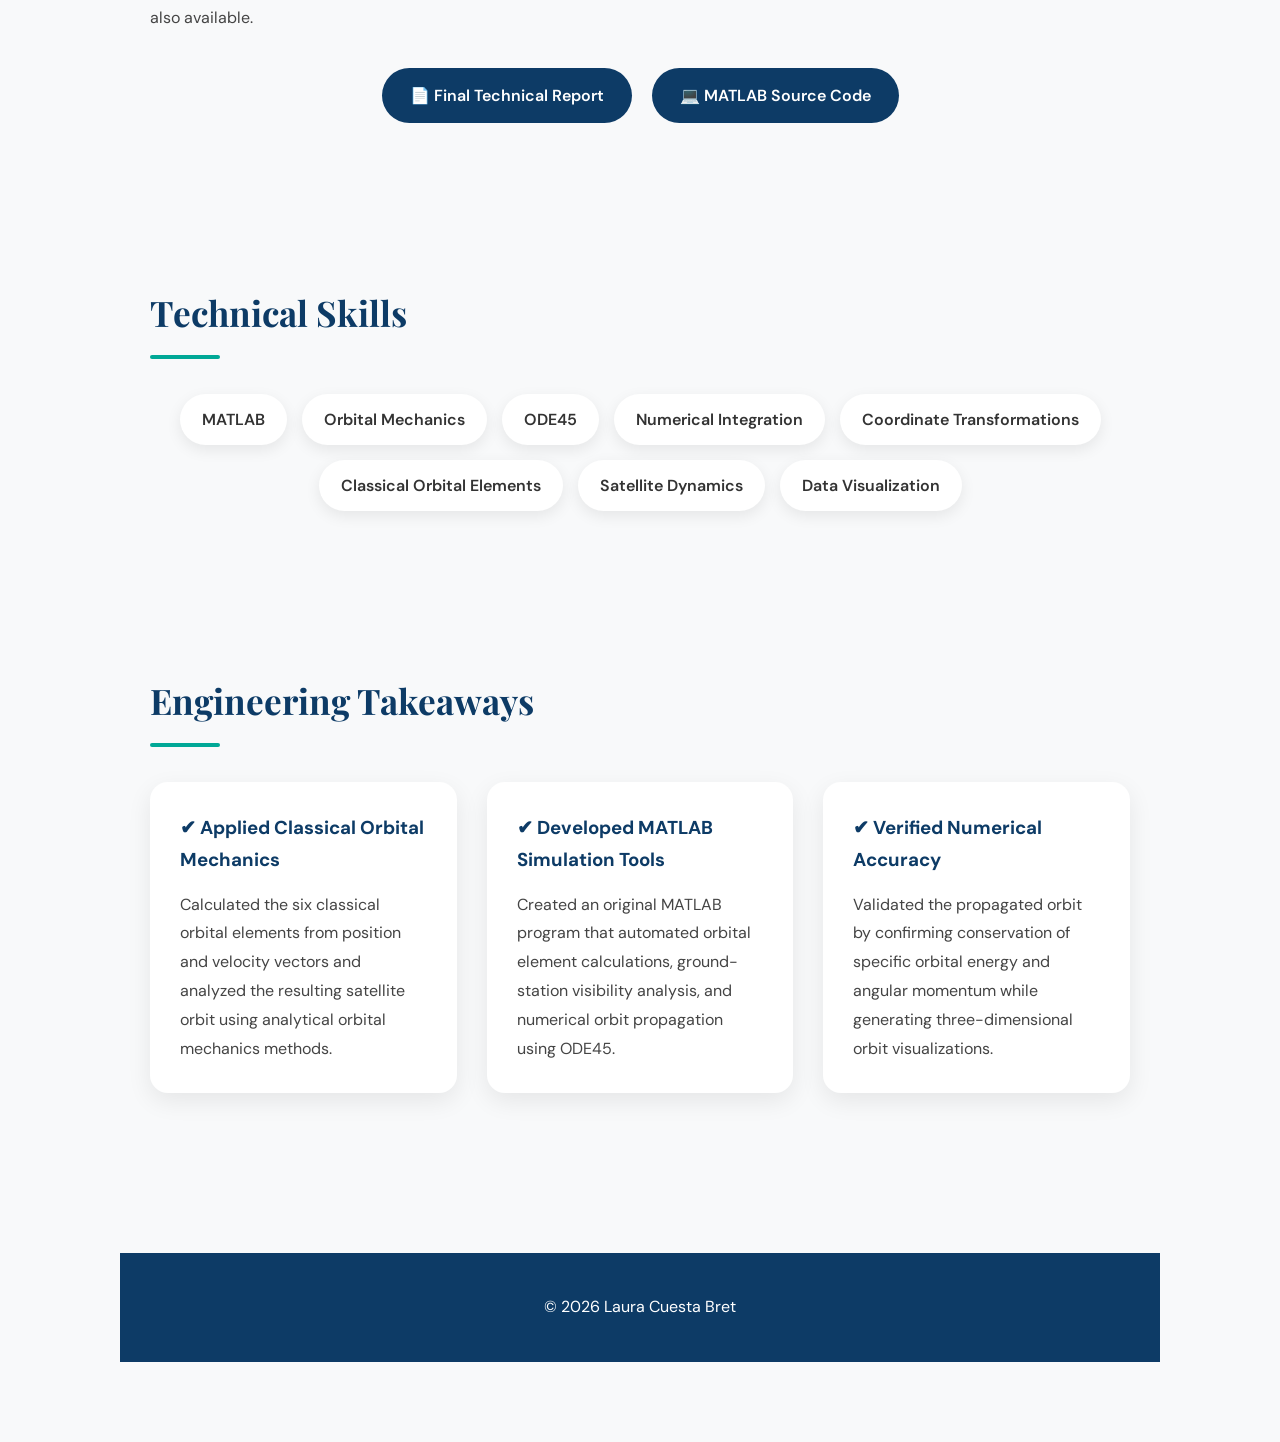
<file: Two-Body Problem.html>
<!DOCTYPE html>
<html lang="en">

<head>

<meta charset="UTF-8">
<meta name="viewport" content="width=device-width, initial-scale=1.0">

<title>Two-Body Orbit Analysis | Laura Cuesta Bret</title>

<link href="https://fonts.googleapis.com/css2?family=DM+Sans:wght@400;500;700&family=Playfair+Display:wght@600;700&display=swap" rel="stylesheet">

<style>

:root{

--primary:#0d3b66;
--accent:#00a896;
--light:#f8f9fa;
--dark:#1f2937;
--card:#ffffff;

}

*{

margin:0;
padding:0;
box-sizing:border-box;

}

html{

scroll-behavior:smooth;

}

body{

font-family:'DM Sans',sans-serif;
background:var(--light);
color:#333;
line-height:1.7;

}

/* ===========================================
NAVIGATION
=========================================== */

nav{

position:fixed;
top:0;
width:100%;
background:white;
padding:18px 40px;
display:flex;
justify-content:space-between;
align-items:center;
box-shadow:0 3px 20px rgba(0,0,0,.08);
z-index:1000;

}

nav a{

text-decoration:none;
color:var(--primary);
font-weight:600;

}

.logo{

font-family:'Playfair Display',serif;
font-size:1.5rem;

}

.back{

padding:10px 20px;
background:var(--primary);
color:white;
border-radius:40px;

}

/* ===========================================
HEADER
=========================================== */

header{

padding:140px 30px 80px;
text-align:center;
background:linear-gradient(135deg,#edf5fb,#ffffff);

}

header h1{

font-family:'Playfair Display',serif;
font-size:3.5rem;
color:var(--primary);
margin-bottom:20px;

}

.subtitle{

max-width:900px;
margin:auto;
font-size:1.15rem;
color:#555;
margin-bottom:45px;

}

.project-thumb img{

width:100%;
max-width:900px;
border-radius:20px;
box-shadow:0 18px 40px rgba(0,0,0,.15);

}

/* ===========================================
GENERAL
=========================================== */

section{

max-width:1100px;
margin:auto;
padding:80px 30px;

}

h2{

font-family:'Playfair Display',serif;
font-size:2.2rem;
color:var(--primary);
margin-bottom:35px;

}

h2::after{

content:"";
display:block;
width:70px;
height:4px;
background:#00a896;
margin-top:12px;
border-radius:10px;

}

p{

color:#444;
line-height:1.8;

}

/* ===========================================
SNAPSHOT
=========================================== */

.snapshot{

display:grid;
grid-template-columns:repeat(auto-fit,minmax(220px,1fr));
gap:20px;

}

.snapshot-card{

background:white;
padding:28px;
border-radius:18px;
box-shadow:0 8px 25px rgba(0,0,0,.08);
transition:.3s ease;

}

.snapshot-card:hover{

transform:translateY(-6px);
box-shadow:0 16px 35px rgba(0,0,0,.12);

}

.snapshot-card h3{

color:var(--accent);
font-size:.9rem;
text-transform:uppercase;
margin-bottom:12px;

}

.snapshot-card p{

font-weight:600;

}

/* ===========================================
MOBILE
=========================================== */

@media(max-width:768px){

header h1{

font-size:2.5rem;

}

section{

padding:60px 25px;

}

}

</style>

</head>

<body>

<!-- ================= NAVIGATION ================= -->

<nav>

<a class="logo" href="index.html">LCB</a>

<a class="back" href="index.html">← Back to Portfolio</a>

</nav>

<!-- ================= HEADER ================= -->

<header>

<h1>Two-Body Orbit Analysis</h1>

<p class="subtitle">

Developed an original MATLAB program to perform classical orbit analysis of an Earth-orbiting satellite. The project computed orbital elements, ground-station observations, and propagated the orbit using numerical integration with ODE45 to validate satellite motion and conservation of orbital energy.

</p>


</header>

<!-- ================= PROJECT SNAPSHOT ================= -->

<section>

<h2>Project Snapshot</h2>

<div class="snapshot">

<div class="snapshot-card">

<h3>Role</h3>

<p>Orbital Mechanics & MATLAB Development</p>

</div>

<div class="snapshot-card">

<h3>Software</h3>

<p>MATLAB • ODE45</p>

</div>

<div class="snapshot-card">

<h3>Focus</h3>

<p>Classical Orbit Determination</p>

</div>

<div class="snapshot-card">

<h3>Outcome</h3>

<p>Validated orbital propagation and numerical accuracy.</p>

</div>

</div>

</section>


<!-- ================= PROJECT OVERVIEW ================= -->

<section class="overview">

<h2>Project Overview</h2>

<p>

This project focused on developing an original MATLAB program to perform a complete two-body orbital analysis from a given position and velocity vector. The program calculated the six classical orbital elements, determined satellite visibility from a ground station through range, azimuth, and elevation calculations, and propagated the orbit using MATLAB's ODE45 numerical solver. The resulting trajectory and orbital parameters were used to verify the expected behavior of an ideal two-body system. :contentReference[oaicite:0]{index=0}

</p>

</section>

<!-- ================= ENGINEERING WORKFLOW ================= -->

<section>

<h2>Engineering Workflow</h2>

<div class="workflow">

<div class="workflow-step">

🛰 Initial State Vectors

</div>

<div class="arrow">↓</div>

<div class="workflow-step">

📐 Compute Classical Orbital Elements

</div>

<div class="arrow">↓</div>

<div class="workflow-step">

🌍 Ground Station Visibility Analysis

</div>

<div class="arrow">↓</div>

<div class="workflow-step">

💻 Numerical Orbit Propagation (ODE45)

</div>

<div class="arrow">↓</div>

<div class="workflow-step">

📈 Validate Energy, Momentum & Orbit

</div>

</div>

</section>

<!-- ================= ENGINEERING PROCESS ================= -->

<section>

<h2>Engineering Process</h2>

<p style="margin-bottom:50px;">

The project followed a structured orbital mechanics workflow beginning with an initial state vector and progressing through orbital element determination, ground-station analysis, numerical orbit propagation, and validation of the simulated trajectory. Three key stages of the project are highlighted below.

</p>


<!-- ================= ENGINEERING HIGHLIGHTS ================= -->

<section>

<h2>Engineering Highlights</h2>

<!-- ================= Effective Potential Analysis ================= -->

<div class="process-section">

<h3>Type of Orbit</h3>

<img src="Ueff Pot.jpg"
     alt="Effective Potential Plot"
     class="process-image">

<p>

An effective potential energy diagram was generated to verify the orbital characteristics of the satellite. The plot illustrates the relationship between total orbital energy and effective potential, confirming a bounded elliptical orbit through the identification of the periapsis and apoapsis radii.

</p>

</div>
     
<!-- ================= ORBIT PROPAGATION ================= -->

<div class="process-section">

<h3>Orbit Propagation</h3>

<img src="3D Orbit.png"
     alt="3D Orbit Propagation"
     class="process-image">

<p>

Using the calculated orbital elements, a numerical two-body propagator was developed in MATLAB with the ODE45 solver to simulate the satellite trajectory over two complete orbital periods. The resulting three-dimensional orbit confirmed the expected elliptical trajectory and correctly identified the satellite position at apoapsis.

</p>

</div>

<!-- ================= GROUND STATION ANALYSIS ================= -->

<div class="process-section">

<h3>Ground Station Analysis</h3>

<img src="ρσβ_Station_plot.png"
     alt="Ground Station Analysis"
     class="process-image">

<p>

Coordinate transformations between the Earth-Centered Inertial (ECI) and South-East-Zenith (SEZ) reference frames were implemented to determine the satellite's range, azimuth, and elevation relative to the Boston Air Force Station. These calculations provided the ground-station observations needed to evaluate satellite visibility.

</p>

</div>

<!-- ================= VALIDATION ================= -->

<div class="process-section">

<h3>Model Validation</h3>

<img src="multiple plots.png"
     alt="Potential Energy and Angular Momentum Verification"
     class="process-image">

<p>

The propagated orbit was validated by monitoring the specific orbital energy and angular momentum throughout the simulation. Both quantities remained nearly constant during propagation, confirming the accuracy of the numerical integration and demonstrating the expected behavior of an ideal two-body system.

</p>

</div>

</section>

<!-- ================= PROJECT FILES ================= -->

<section>

<h2>Project Files</h2>

<p style="max-width:850px; margin-bottom:35px;">

The complete report documents the orbital mechanics theory, MATLAB implementation, numerical integration, and validation of the simulated orbit. The MATLAB source code used to perform the analysis and generate all figures is also available.

</p>

<div class="pdf-buttons">

<a href="AE313HON Final Report.pdf"
target="_blank"
class="deliverable-button">

📄 Final Technical Report

</a>

<a href="CuestaBret_Dolha_FinalProject.pdf"
target="_blank"
class="deliverable-button">

💻 MATLAB Source Code

</a>

</div>

</section>

<!-- ================= TECHNICAL SKILLS ================= -->

<section>

<h2>Technical Skills</h2>

<div class="skills">

<span>MATLAB</span>

<span>Orbital Mechanics</span>

<span>ODE45</span>

<span>Numerical Integration</span>

<span>Coordinate Transformations</span>

<span>Classical Orbital Elements</span>

<span>Satellite Dynamics</span>

<span>Data Visualization</span>

</div>

</section>

<!-- ================= ENGINEERING TAKEAWAYS ================= -->

<section>

<h2>Engineering Takeaways</h2>

<div class="takeaways">

<div>

<h3>✔ Applied Classical Orbital Mechanics</h3>

<p>

Calculated the six classical orbital elements from position and velocity vectors and analyzed the resulting satellite orbit using analytical orbital mechanics methods.

</p>

</div>

<div>

<h3>✔ Developed MATLAB Simulation Tools</h3>

<p>

Created an original MATLAB program that automated orbital element calculations, ground-station visibility analysis, and numerical orbit propagation using ODE45.

</p>

</div>

<div>

<h3>✔ Verified Numerical Accuracy</h3>

<p>

Validated the propagated orbit by confirming conservation of specific orbital energy and angular momentum while generating three-dimensional orbit visualizations.

</p>

</div>

</div>

</section>

<!-- ================= FOOTER ================= -->

<footer>

<p>

© 2026 Laura Cuesta Bret

</p>

</footer>

<!-- ================= PAGE-SPECIFIC CSS ================= -->

<style>

/* ===========================================
ENGINEERING PROCESS
=========================================== */

.process-section{

padding:70px 0;
border-bottom:1px solid #e8e8e8;

}

.process-section:last-child{

border-bottom:none;

}

.process-section h3{

font-family:'Playfair Display',serif;
color:#0d3b66;
font-size:1.8rem;
margin-bottom:25px;

}

.process-section p{

max-width:850px;
margin:25px auto 0;
line-height:1.8;
color:#444;

}

/* ===========================================
IMAGES
=========================================== */

.process-image{

display:block;
width:100%;
max-width:850px;
height:auto;
margin:35px auto;
border-radius:18px;
box-shadow:0 15px 35px rgba(0,0,0,.12);

}

/* ===========================================
WORKFLOW
=========================================== */

.workflow{

background:white;
padding:45px;
border-radius:20px;
box-shadow:0 8px 25px rgba(0,0,0,.08);

}

.workflow-step{

display:flex;
justify-content:center;
align-items:center;
font-size:1.1rem;
font-weight:600;
margin:20px 0;

}

.arrow{

text-align:center;
font-size:2rem;
color:#00a896;
margin:8px 0;

}

/* ===========================================
BUTTONS
=========================================== */

.pdf-buttons{

display:flex;
justify-content:center;
gap:20px;
flex-wrap:wrap;
margin-top:35px;

}

.deliverable-button{

display:inline-block;
padding:14px 28px;
background:#0d3b66;
color:white;
text-decoration:none;
border-radius:40px;
font-weight:600;
transition:.3s ease;

}

.deliverable-button:hover{

background:#00a896;
transform:translateY(-3px);

}

/* ===========================================
SKILLS
=========================================== */

.skills{

display:flex;
justify-content:center;
flex-wrap:wrap;
gap:15px;
margin-top:35px;

}

.skills span{

background:white;
padding:12px 22px;
border-radius:40px;
box-shadow:0 5px 15px rgba(0,0,0,.08);
font-weight:600;

}

/* ===========================================
TAKEAWAYS
=========================================== */

.takeaways{

display:grid;
grid-template-columns:repeat(auto-fit,minmax(280px,1fr));
gap:30px;

}

.takeaways div{

background:white;
padding:30px;
border-radius:18px;
box-shadow:0 8px 25px rgba(0,0,0,.08);

}

.takeaways h3{

color:#0d3b66;
margin-bottom:15px;

}

/* ===========================================
FOOTER
=========================================== */

footer{

background:#0d3b66;
color:white;
text-align:center;
padding:40px 20px;
margin-top:80px;

}

footer p{

color:white;

}

/* ===========================================
MOBILE
=========================================== */

@media(max-width:768px){

.process-section{

padding:50px 0;

}

.process-section h3{

font-size:1.5rem;

}

.workflow{

padding:30px 20px;

}

}

</style>

</body>

</html>
</file>
